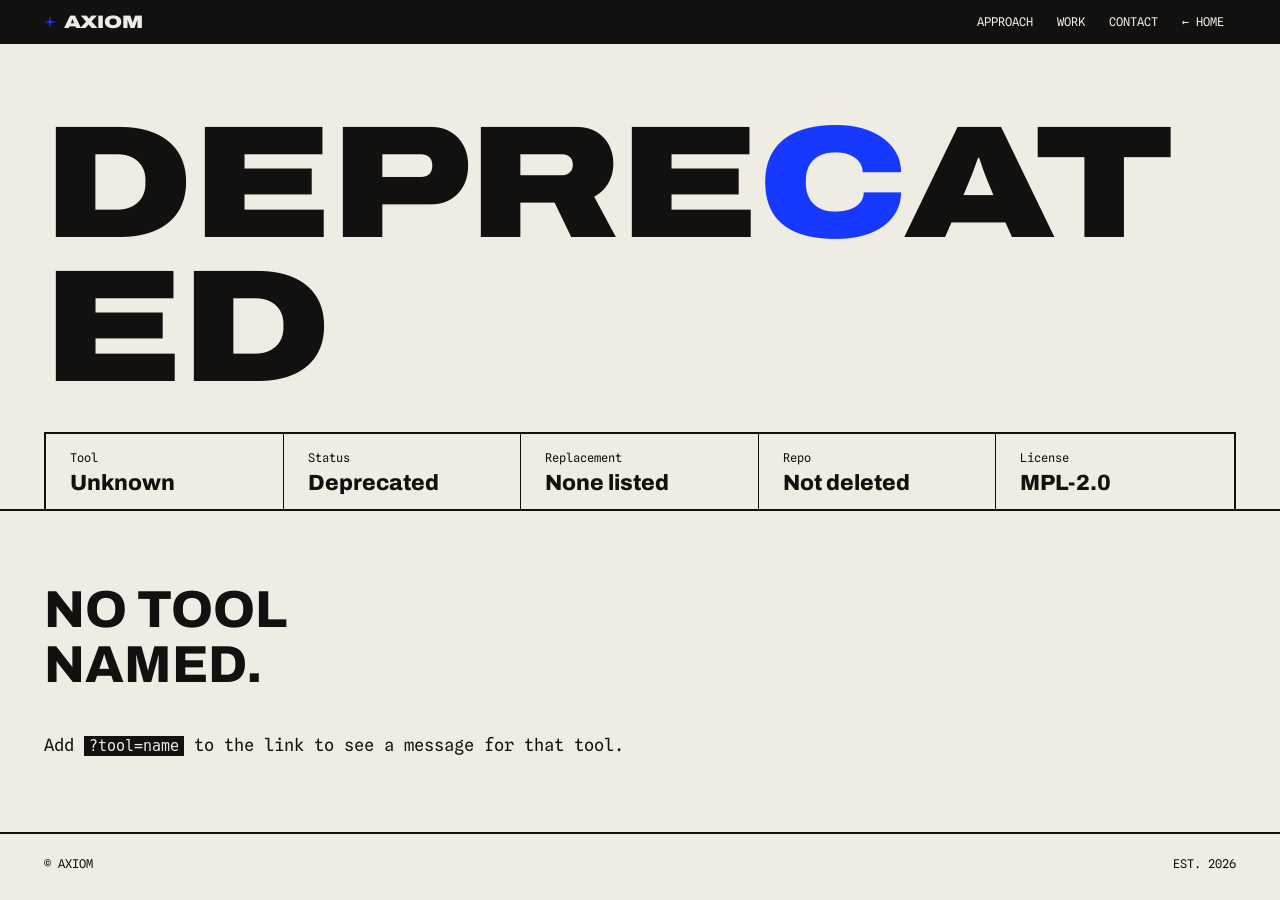
<file: deprecated.html>
<!doctype html>
<html lang="en">
<head>
<meta charset="utf-8">
<meta name="viewport" content="width=device-width, initial-scale=1">
<meta name="robots" content="noindex">
<title>Deprecated: Axiom</title>
<meta name="description" content="A tool on Axiom has been deprecated.">
<link rel="icon" type="image/svg+xml" href="data:image/svg+xml,%3Csvg xmlns='http://www.w3.org/2000/svg' viewBox='-1 -1 2 2'%3E%3Cpath d='M0,-1 C.05,-.28 .28,-.05 1,0 C.28,.05 .05,.28 0,1 C-.05,.28 -.28,.05 -1,0 C-.28,-.05 -.05,-.28 0,-1Z' fill='%23f2f2f2'/%3E%3C/svg%3E">
<link rel="preconnect" href="https://fonts.googleapis.com">
<link rel="preconnect" href="https://fonts.gstatic.com" crossorigin>
<link href="https://fonts.googleapis.com/css2?family=Archivo:wdth,wght@100..125,600..900&family=Spline+Sans+Mono:wght@400;600&display=swap" rel="stylesheet">
<style>
:root{--paper:#efece3;--ink:#121110;--sig:#1638ff;--soft:#5d5a53;--d:"Archivo",sans-serif;--m:"Spline Sans Mono",monospace}
*{box-sizing:border-box;margin:0}
html{scroll-behavior:smooth;scroll-padding-top:68px}
body{background:var(--paper);color:var(--ink);font:15px/1.6 var(--m);-webkit-font-smoothing:antialiased}
::selection{background:var(--sig);color:var(--paper)}
a{color:inherit}
a:focus-visible{outline:3px solid var(--sig);outline-offset:4px}
.c{max-width:1240px;margin:0 auto;padding:0 24px}

header{position:sticky;top:0;z-index:9;background:var(--ink);color:var(--paper)}
header .c{display:flex;justify-content:space-between;align-items:center;height:44px;gap:16px}
.brand{font:900 18px var(--d);font-stretch:125%;text-transform:uppercase;text-decoration:none;display:flex;gap:8px;align-items:center;flex-shrink:0}
.brand i{width:12px;height:12px;background:var(--sig);clip-path:polygon(50% 0,58% 42%,100% 50%,58% 58%,50% 100%,42% 58%,0 50%,42% 42%)}
nav{display:flex;overflow-x:auto;min-width:0;scrollbar-width:none}
nav a{font-size:12px;text-transform:uppercase;text-decoration:none;padding:0 12px;line-height:44px;white-space:nowrap}
nav a:hover{background:var(--sig)}

.hero{border-bottom:2px solid var(--ink);padding:40px 0 0}
h1{font:900 160px/.9 var(--d);font-stretch:125%;text-transform:uppercase;margin:28px 0 32px;overflow-wrap:anywhere}
h1 em{font-style:normal;color:var(--sig)}
.meta{display:grid;grid-template-columns:repeat(5,minmax(0,1fr));border:2px solid var(--ink);border-bottom:0}
.meta div{padding:14px 24px;border-right:1px solid var(--ink);font-size:12px}
.meta div:last-child{border:0}
.meta b{display:block;font:800 22px var(--d);margin-top:4px;overflow-wrap:anywhere}

section{padding:72px 0;border-bottom:2px solid var(--ink);scroll-margin-top:16px}
.head{display:grid;grid-template-columns:minmax(0,1fr) minmax(0,2fr);gap:24px;margin-bottom:40px;align-items:end}
.head>*,.p,.meta div{min-width:0}
h2{font:800 52px/1.05 var(--d);text-transform:uppercase}

.list{display:grid;grid-template-columns:repeat(4,minmax(0,1fr));border:2px solid var(--ink);background:var(--ink);gap:2px}
.p{background:var(--paper);padding:24px;transition:background .15s,color .15s}
.p:hover{background:var(--sig);color:var(--paper)}
.p:hover p,.p:hover b{color:var(--paper)}
.p:hover code{background:var(--paper);color:var(--ink)}
.p b{font:900 56px/1 var(--d);color:var(--sig);display:block;margin-bottom:28px}
.p h3{font:800 20px var(--d);text-transform:uppercase;margin-bottom:6px}
.p p{color:var(--soft);overflow-wrap:anywhere}

.prose{max-width:760px;font-size:17px;overflow-wrap:anywhere}
.prose p+p{margin-top:14px}
.note{font-size:12px;color:var(--soft)}
pre{background:var(--ink);color:var(--paper);padding:24px;overflow-x:auto;max-width:100%;overscroll-behavior-x:contain;font:13px/1.8 var(--m);margin:32px 0 10px}
code{background:var(--ink);color:var(--paper);padding:1px 5px;font-size:.88em}
pre code{background:none;padding:0}

.rows{border-top:2px solid var(--ink)}
.rows div{display:grid;grid-template-columns:220px 1fr;gap:20px;padding:16px 0;border-bottom:1px solid var(--ink)}
.rows dt{font:800 15px var(--d);text-transform:uppercase}
.rows dd{min-width:0;overflow-wrap:anywhere}

.scroll{overflow-x:auto;max-width:100%;overscroll-behavior-x:contain}
table{width:100%;border-collapse:collapse;border:2px solid var(--ink);table-layout:fixed}
th{text-align:left;font-size:12px;text-transform:uppercase;background:var(--ink);color:var(--paper);padding:10px 14px}
td{padding:14px;border-top:1px solid var(--ink);vertical-align:top}
th,td{overflow-wrap:anywhere}
td:first-child{font:800 15px var(--d);text-transform:uppercase;width:22%}
td code{white-space:normal;box-decoration-break:clone}

.cta{display:inline-block;font:900 40px var(--d);text-transform:uppercase;text-decoration:none;background:var(--ink);color:var(--paper);padding:12px 20px;overflow-wrap:anywhere;max-width:100%}
.cta:hover{background:var(--sig)}

footer{padding:20px 0;font-size:12px;text-transform:uppercase}
footer .c{display:flex;justify-content:space-between;gap:12px}

@media(min-width:721px) and (max-width:1100px){
 .meta div{padding:14px}
 .meta b{font-size:18px}
 h1{font-size:120px}
 h2{font-size:40px}
 .list{grid-template-columns:repeat(2,minmax(0,1fr))}
}
@media(max-width:720px){
 html{scroll-padding-top:108px}
 .c{padding:0 20px}
 header .c{height:auto;min-height:44px;flex-wrap:wrap;gap:0;padding-top:10px}
 nav{width:100%;margin-top:6px;scrollbar-width:thin}
 nav a{padding:0 10px;line-height:40px}
 nav a:first-child{padding-left:0}
 .hero{padding-top:28px}
 h1{font-size:80px;margin:24px 0;word-break:normal;white-space:nowrap}
 h2{font-size:32px}
 .meta{grid-template-columns:repeat(2,minmax(0,1fr))}
 .meta div{padding:14px 16px}
 .meta div:nth-child(even){border-right:0}
 .meta div:not(:last-child){border-bottom:1px solid var(--ink)}
 .meta div:last-child{grid-column:1/-1}
 section{padding:44px 0}
 .head{grid-template-columns:1fr;gap:16px;margin-bottom:28px}
 .list{grid-template-columns:1fr}
 .rows div{grid-template-columns:1fr;gap:4px}
 .prose{font-size:15px}
 pre{padding:20px;font-size:12px}
 th,td{padding:10px;font-size:12px}
 .cta{font-size:24px;padding:12px}
 footer .c{flex-wrap:wrap}
}
@media(max-width:400px){
 h1{font-size:52px}
 .cta{font-size:20px}
}
@media(prefers-reduced-motion:reduce){
 html{scroll-behavior:auto}
 *{transition:none!important}
}
</style>
</head>
<body>
<header>
  <div class="c">
    <a class="brand" href="/"><i></i>Axiom</a>
    <nav>
      <a href="/#approach">Approach</a>
      <a href="/#work">Work</a>
      <a href="/#contact">Contact</a>
      <a href="/">← Home</a>
    </nav>
  </div>
</header>

<div class="hero">
  <div class="c">
    <h1>Depre<em>c</em>ated</h1>
    <div class="meta">
      <div>Tool<b id="m-tool">Unknown</b></div>
      <div>Status<b>Deprecated</b></div>
      <div>Replacement<b id="m-repl">None listed</b></div>
      <div>Repo<b>Not deleted</b></div>
      <div>License<b>MPL-2.0</b></div>
    </div>
  </div>
</div>

<section id="message">
  <div class="c">
    <div class="head"><h2 id="msg-title">No tool named.</h2></div>
    <div class="prose">
      <p id="msg-body">Add <code>?tool=name</code> to the link to see a message for that tool.</p>
      <p id="msg-extra" hidden></p>
    </div>
  </div>
</section>

<footer>
  <div class="c">
    <span>© Axiom</span>
    <span>Est. 2026</span>
  </div>
</footer>

<script>
(function () {
  var known = {
    jiggle: {
      name: "Jiggle",
      replacement: "Poly",
      replacementUrl: "poly.html",
      body: "Jiggle has been deprecated in favor of Poly.",
      extra: "The Jiggle repo has been archived. The code and history stay public."
    }
  };

  var raw = new URLSearchParams(window.location.search).get("tool") || "";
  var key = raw.trim().slice(0, 64);
  var id = key.toLowerCase();
  var entry = known[id];

  function set(el, text) {
    el.textContent = text;
  }

  if (!key) return;

  var name = entry ? entry.name : key;
  document.title = "Deprecated: " + name + " · Axiom";
  set(document.getElementById("m-tool"), name);

  if (entry) {
    set(document.getElementById("m-repl"), entry.replacement);
    set(document.getElementById("msg-title"), name + " is deprecated.");
    set(document.getElementById("msg-body"), entry.body + " ");
    var link = document.createElement("a");
    link.href = entry.replacementUrl;
    link.textContent = entry.replacement;
    document.getElementById("msg-body").appendChild(link);
    document.getElementById("msg-body").appendChild(document.createTextNode("."));
    var extra = document.getElementById("msg-extra");
    set(extra, entry.extra);
    extra.hidden = false;
  } else {
    set(document.getElementById("msg-title"), name + " is deprecated.");
    set(document.getElementById("msg-body"), "This tool is no longer being developed. Check the Axiom home page for the tools that are still active.");
  }
})();
</script>
</body>
</html>
</file>
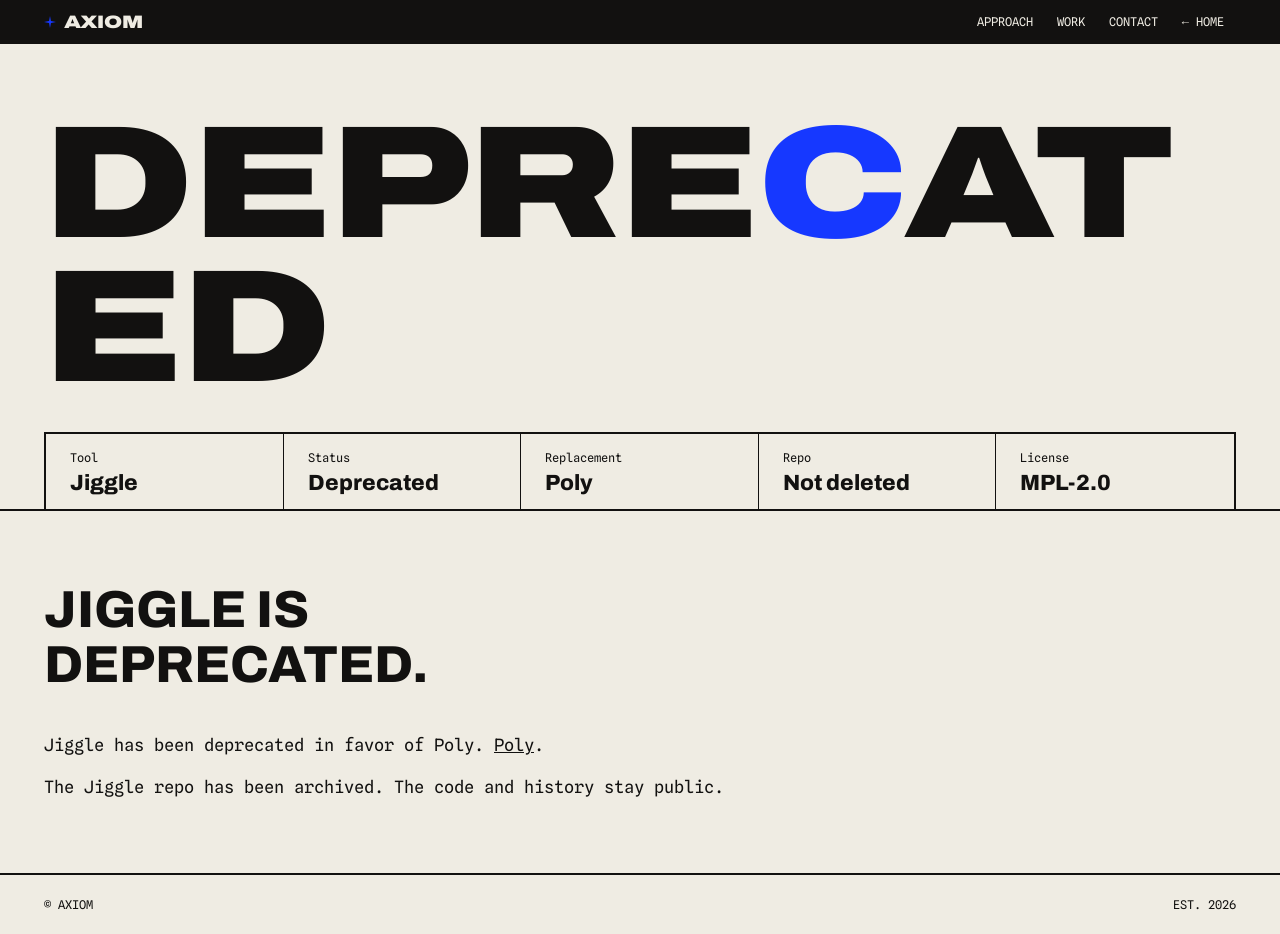
<file: jiggle.html>
<!doctype html>
<html lang="en">
<head>
<meta charset="utf-8">
<meta name="viewport" content="width=device-width, initial-scale=1">
<meta name="robots" content="noindex">
<title>Jiggle: deprecated</title>
<link rel="canonical" href="deprecated.html?tool=jiggle">
<meta http-equiv="refresh" content="0; url=deprecated.html?tool=jiggle">
</head>
<body>
<p>Jiggle has been deprecated in favor of Poly. <a href="deprecated.html?tool=jiggle">Continue</a>.</p>
<script>window.location.replace("deprecated.html?tool=jiggle");</script>
</body>
</html>
</file>
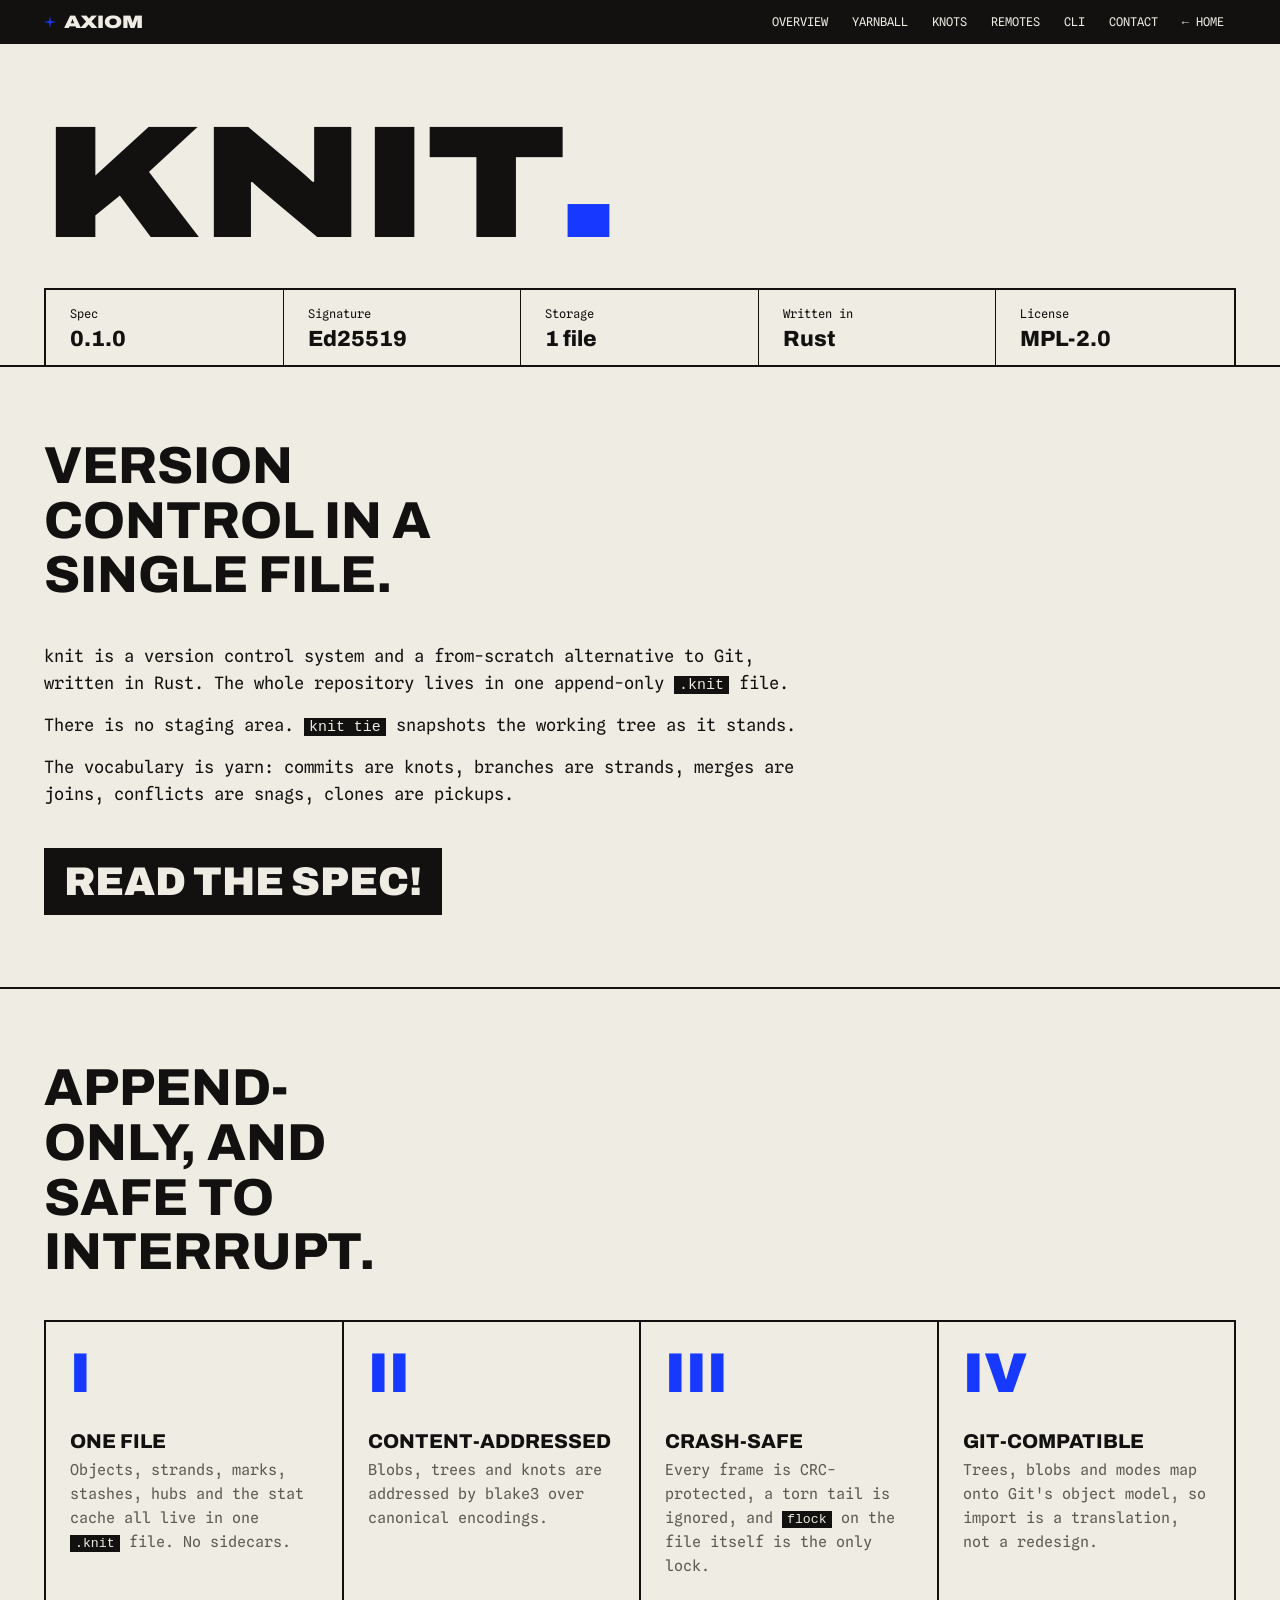
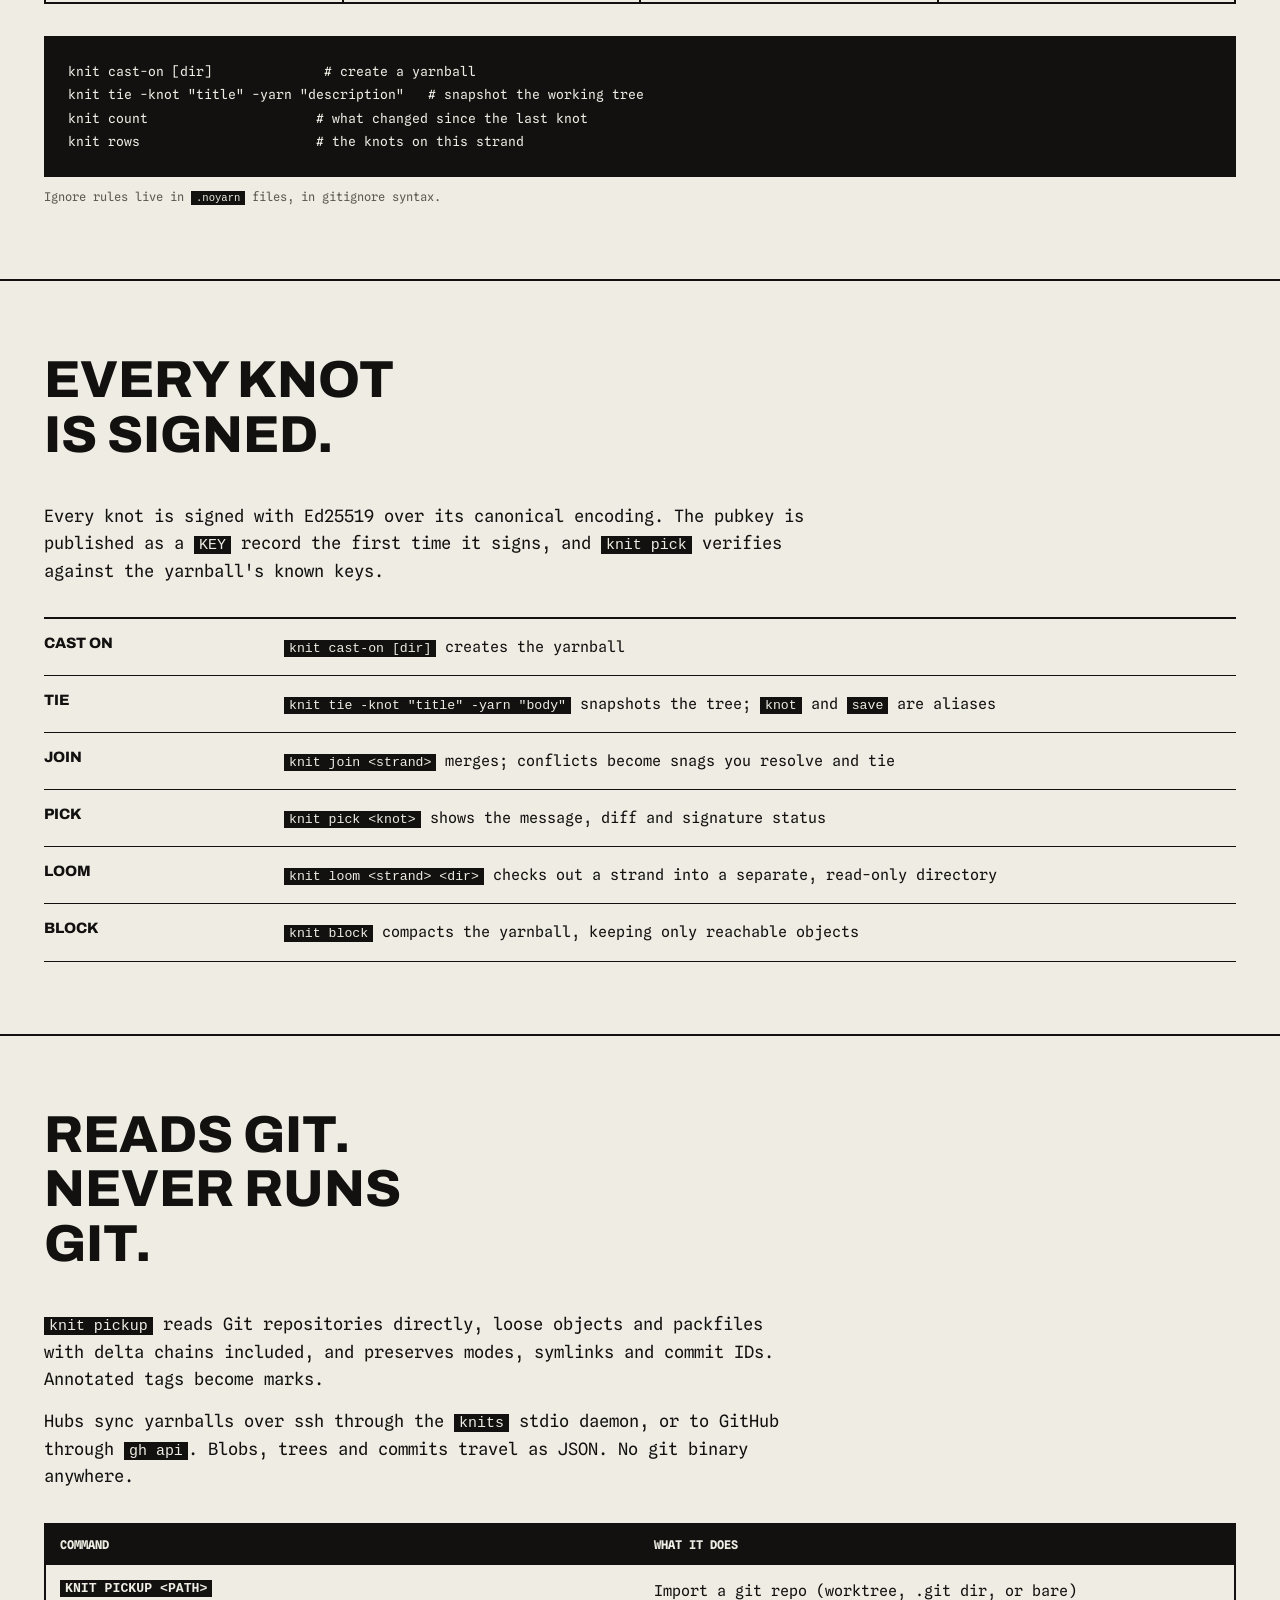
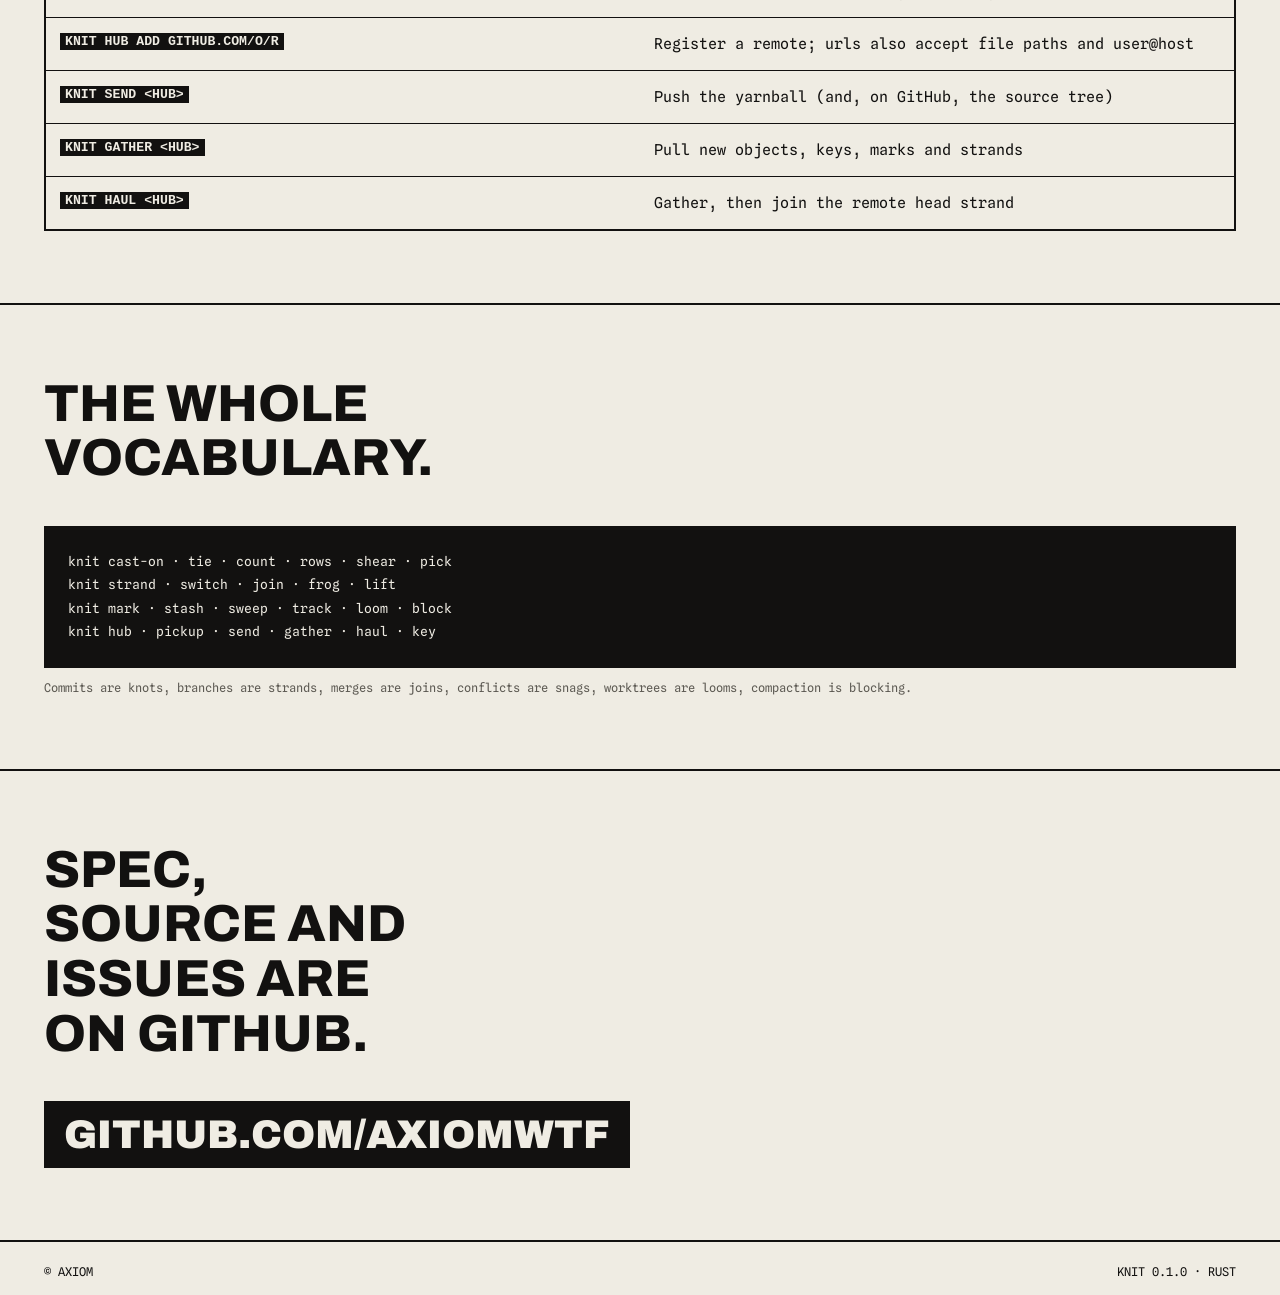
<file: knit.html>
<!doctype html>
<html lang="en">
<head>
<meta charset="utf-8">
<meta name="viewport" content="width=device-width, initial-scale=1">
<title>knit: version control, one file</title>
<meta name="description" content="knit is a version control system written in Rust. The whole repository is a single .knit file, and every knot is signed.">
<meta property="og:title" content="knit: version control, one file">
<meta property="og:description" content="knit is a version control system written in Rust. The whole repository is a single .knit file, and every knot is signed.">
<meta property="og:type" content="website">
<meta name="twitter:card" content="summary">
<link rel="icon" type="image/svg+xml" href="data:image/svg+xml,%3Csvg xmlns='http://www.w3.org/2000/svg' viewBox='-1 -1 2 2'%3E%3Cpath d='M0,-1 C.05,-.28 .28,-.05 1,0 C.28,.05 .05,.28 0,1 C-.05,.28 -.28,.05 -1,0 C-.28,-.05 -.05,-.28 0,-1Z' fill='%23f2f2f2'/%3E%3C/svg%3E">
<link rel="preconnect" href="https://fonts.googleapis.com">
<link rel="preconnect" href="https://fonts.gstatic.com" crossorigin>
<link href="https://fonts.googleapis.com/css2?family=Archivo:wdth,wght@100..125,600..900&family=Spline+Sans+Mono:wght@400;600&display=swap" rel="stylesheet">
<style>
:root{--paper:#efece3;--ink:#121110;--sig:#1638ff;--soft:#5d5a53;--d:"Archivo",sans-serif;--m:"Spline Sans Mono",monospace}
*{box-sizing:border-box;margin:0}
html{scroll-behavior:smooth;scroll-padding-top:68px}
body{background:var(--paper);color:var(--ink);font:15px/1.6 var(--m);-webkit-font-smoothing:antialiased}
::selection{background:var(--sig);color:var(--paper)}
a{color:inherit}
a:focus-visible{outline:3px solid var(--sig);outline-offset:4px}
.c{max-width:1240px;margin:0 auto;padding:0 24px}

header{position:sticky;top:0;z-index:9;background:var(--ink);color:var(--paper)}
header .c{display:flex;justify-content:space-between;align-items:center;height:44px;gap:16px}
.brand{font:900 18px var(--d);font-stretch:125%;text-transform:uppercase;text-decoration:none;display:flex;gap:8px;align-items:center;flex-shrink:0}
.brand i{width:12px;height:12px;background:var(--sig);clip-path:polygon(50% 0,58% 42%,100% 50%,58% 58%,50% 100%,42% 58%,0 50%,42% 42%)}
nav{display:flex;overflow-x:auto;min-width:0;scrollbar-width:none}
nav a{font-size:12px;text-transform:uppercase;text-decoration:none;padding:0 12px;line-height:44px;white-space:nowrap}
nav a:hover{background:var(--sig)}

.hero{border-bottom:2px solid var(--ink);padding:40px 0 0}
h1{font:900 160px/.9 var(--d);font-stretch:125%;text-transform:uppercase;margin:28px 0 32px;overflow-wrap:anywhere}
h1 em{font-style:normal;color:var(--sig)}
.meta{display:grid;grid-template-columns:repeat(5,minmax(0,1fr));border:2px solid var(--ink);border-bottom:0}
.meta div{padding:14px 24px;border-right:1px solid var(--ink);font-size:12px}
.meta div:last-child{border:0}
.meta b{display:block;font:800 22px var(--d);margin-top:4px;overflow-wrap:anywhere}

section{padding:72px 0;border-bottom:2px solid var(--ink);scroll-margin-top:16px}
.head{display:grid;grid-template-columns:minmax(0,1fr) minmax(0,2fr);gap:24px;margin-bottom:40px;align-items:end}
.head>*,.p,.meta div{min-width:0}
h2{font:800 52px/1.05 var(--d);text-transform:uppercase}

.list{display:grid;grid-template-columns:repeat(4,minmax(0,1fr));border:2px solid var(--ink);background:var(--ink);gap:2px}
.p{background:var(--paper);padding:24px;transition:background .15s,color .15s}
.p:hover{background:var(--sig);color:var(--paper)}
.p:hover p,.p:hover b{color:var(--paper)}
.p:hover code{background:var(--paper);color:var(--ink)}
.p b{font:900 56px/1 var(--d);color:var(--sig);display:block;margin-bottom:28px}
.p h3{font:800 20px var(--d);text-transform:uppercase;margin-bottom:6px}
.p p{color:var(--soft);overflow-wrap:anywhere}

.prose{max-width:760px;font-size:17px;overflow-wrap:anywhere}
.prose p+p{margin-top:14px}
.note{font-size:12px;color:var(--soft)}
pre{background:var(--ink);color:var(--paper);padding:24px;overflow-x:auto;max-width:100%;overscroll-behavior-x:contain;font:13px/1.8 var(--m);margin:32px 0 10px}
code{background:var(--ink);color:var(--paper);padding:1px 5px;font-size:.88em}
pre code{background:none;padding:0}

.rows{border-top:2px solid var(--ink)}
.rows div{display:grid;grid-template-columns:220px 1fr;gap:20px;padding:16px 0;border-bottom:1px solid var(--ink)}
.rows dt{font:800 15px var(--d);text-transform:uppercase}
.rows dd{min-width:0;overflow-wrap:anywhere}

.scroll{overflow-x:auto;max-width:100%;overscroll-behavior-x:contain}
table{width:100%;border-collapse:collapse;border:2px solid var(--ink);table-layout:fixed}
th{text-align:left;font-size:12px;text-transform:uppercase;background:var(--ink);color:var(--paper);padding:10px 14px}
td{padding:14px;border-top:1px solid var(--ink);vertical-align:top}
th,td{overflow-wrap:anywhere}
td:first-child{font:800 15px var(--d);text-transform:uppercase;width:22%}
td code{white-space:normal;box-decoration-break:clone}

.cta{display:inline-block;font:900 40px var(--d);text-transform:uppercase;text-decoration:none;background:var(--ink);color:var(--paper);padding:12px 20px;overflow-wrap:anywhere;max-width:100%}
.cta:hover{background:var(--sig)}

footer{padding:20px 0;font-size:12px;text-transform:uppercase}
footer .c{display:flex;justify-content:space-between;gap:12px}

@media(min-width:721px) and (max-width:1100px){
 .meta div{padding:14px}
 .meta b{font-size:18px}
 h1{font-size:120px}
 h2{font-size:40px}
 .list{grid-template-columns:repeat(2,minmax(0,1fr))}
}
@media(max-width:720px){
 html{scroll-padding-top:108px}
 .c{padding:0 20px}
 header .c{height:auto;min-height:44px;flex-wrap:wrap;gap:0;padding-top:10px}
 nav{width:100%;margin-top:6px;scrollbar-width:thin}
 nav a{padding:0 10px;line-height:40px}
 nav a:first-child{padding-left:0}
 .hero{padding-top:28px}
 h1{font-size:80px;margin:24px 0;word-break:normal;white-space:nowrap}
 h2{font-size:32px}
 .meta{grid-template-columns:repeat(2,minmax(0,1fr))}
 .meta div{padding:14px 16px}
 .meta div:nth-child(even){border-right:0}
 .meta div:not(:last-child){border-bottom:1px solid var(--ink)}
 .meta div:last-child{grid-column:1/-1}
 section{padding:44px 0}
 .head{grid-template-columns:1fr;gap:16px;margin-bottom:28px}
 .list{grid-template-columns:1fr}
 .rows div{grid-template-columns:1fr;gap:4px}
 .prose{font-size:15px}
 pre{padding:20px;font-size:12px}
 th,td{padding:10px;font-size:12px}
 .cta{font-size:24px;padding:12px}
 footer .c{flex-wrap:wrap}
}
@media(max-width:400px){
 h1{font-size:52px}
 .cta{font-size:20px}
}
@media(prefers-reduced-motion:reduce){
 html{scroll-behavior:auto}
 *{transition:none!important}
}
</style>
</head>
<body>
<header>
  <div class="c">
    <a class="brand" href="/"><i></i>Axiom</a>
    <nav>
      <a href="#overview">Overview</a>
      <a href="#yarnball">Yarnball</a>
      <a href="#knots">Knots</a>
      <a href="#remotes">Remotes</a>
      <a href="#cli">CLI</a>
      <a href="#contact">Contact</a>
      <a href="/">← Home</a>
    </nav>
  </div>
</header>

<div class="hero">
  <div class="c">
    <h1>knit<em>.</em></h1>
    <div class="meta">
      <div>Spec<b>0.1.0</b></div>
      <div>Signature<b>Ed25519</b></div>
      <div>Storage<b>1 file</b></div>
      <div>Written in<b>Rust</b></div>
      <div>License<b>MPL-2.0</b></div>
    </div>
  </div>
</div>

<section id="overview">
  <div class="c">
    <div class="head"><h2>Version control in a single file.</h2></div>
    <div class="prose">
      <p>knit is a version control system and a from-scratch alternative to Git, written in Rust. The whole repository lives in one append-only <code>.knit</code> file.</p>
      <p>There is no staging area. <code>knit tie</code> snapshots the working tree as it stands.</p>
      <p>The vocabulary is yarn: commits are knots, branches are strands, merges are joins, conflicts are snags, clones are pickups.</p>
    </div>
    <div style="margin-top:40px"><a class="cta" href="knitspec.md" target="_blank" rel="noopener">Read the spec!</a></div>
  </div>
</section>

<section id="yarnball">
  <div class="c">
    <div class="head"><h2>Append-only, and safe to interrupt.</h2></div>
    <div class="list">
      <div class="p"><b>I</b><div><h3>One file</h3><p>Objects, strands, marks, stashes, hubs and the stat cache all live in one <code>.knit</code> file. No sidecars.</p></div></div>
      <div class="p"><b>II</b><div><h3>Content-addressed</h3><p>Blobs, trees and knots are addressed by blake3 over canonical encodings.</p></div></div>
      <div class="p"><b>III</b><div><h3>Crash-safe</h3><p>Every frame is CRC-protected, a torn tail is ignored, and <code>flock</code> on the file itself is the only lock.</p></div></div>
      <div class="p"><b>IV</b><div><h3>Git-compatible</h3><p>Trees, blobs and modes map onto Git's object model, so import is a translation, not a redesign.</p></div></div>
    </div>
<pre>knit cast-on [dir]              # create a yarnball
knit tie -knot "title" -yarn "description"   # snapshot the working tree
knit count                     # what changed since the last knot
knit rows                      # the knots on this strand</pre>
    <p class="note">Ignore rules live in <code>.noyarn</code> files, in gitignore syntax.</p>
  </div>
</section>

<section id="knots">
  <div class="c">
    <div class="head"><h2>Every knot is signed.</h2></div>
    <div class="prose" style="margin-bottom:32px">
      <p>Every knot is signed with Ed25519 over its canonical encoding. The pubkey is published as a <code>KEY</code> record the first time it signs, and <code>knit pick</code> verifies against the yarnball's known keys.</p>
    </div>
    <dl class="rows">
      <div><dt>Cast on</dt><dd><code>knit cast-on [dir]</code> creates the yarnball</dd></div>
      <div><dt>Tie</dt><dd><code>knit tie -knot "title" -yarn "body"</code> snapshots the tree; <code>knot</code> and <code>save</code> are aliases</dd></div>
      <div><dt>Join</dt><dd><code>knit join &lt;strand&gt;</code> merges; conflicts become snags you resolve and tie</dd></div>
      <div><dt>Pick</dt><dd><code>knit pick &lt;knot&gt;</code> shows the message, diff and signature status</dd></div>
      <div><dt>Loom</dt><dd><code>knit loom &lt;strand&gt; &lt;dir&gt;</code> checks out a strand into a separate, read-only directory</dd></div>
      <div><dt>Block</dt><dd><code>knit block</code> compacts the yarnball, keeping only reachable objects</dd></div>
    </dl>
  </div>
</section>

<section id="remotes">
  <div class="c">
    <div class="head"><h2>Reads Git. Never runs git.</h2></div>
    <div class="prose" style="margin-bottom:32px">
      <p><code>knit pickup</code> reads Git repositories directly, loose objects and packfiles with delta chains included, and preserves modes, symlinks and commit IDs. Annotated tags become marks.</p>
      <p>Hubs sync yarnballs over ssh through the <code>knits</code> stdio daemon, or to GitHub through <code>gh api</code>. Blobs, trees and commits travel as JSON. No git binary anywhere.</p>
    </div>
    <div class="scroll">
      <table>
        <thead><tr><th>Command</th><th>What it does</th></tr></thead>
        <tbody>
          <tr><td><code>knit pickup &lt;path&gt;</code></td><td>Import a git repo (worktree, .git dir, or bare)</td></tr>
          <tr><td><code>knit hub add github.com/o/r</code></td><td>Register a remote; urls also accept file paths and user@host</td></tr>
          <tr><td><code>knit send &lt;hub&gt;</code></td><td>Push the yarnball (and, on GitHub, the source tree)</td></tr>
          <tr><td><code>knit gather &lt;hub&gt;</code></td><td>Pull new objects, keys, marks and strands</td></tr>
          <tr><td><code>knit haul &lt;hub&gt;</code></td><td>Gather, then join the remote head strand</td></tr>
        </tbody>
      </table>
    </div>
  </div>
</section>

<section id="cli">
  <div class="c">
    <div class="head"><h2>The whole vocabulary.</h2></div>
<pre>knit cast-on · tie · count · rows · shear · pick
knit strand · switch · join · frog · lift
knit mark · stash · sweep · track · loom · block
knit hub · pickup · send · gather · haul · key</pre>
    <p class="note">Commits are knots, branches are strands, merges are joins, conflicts are snags, worktrees are looms, compaction is blocking.</p>
  </div>
</section>

<section id="contact">
  <div class="c">
    <div class="head"><h2>Spec, source and issues are on GitHub.</h2></div>
    <a class="cta" href="https://github.com/axiomwtf">github.com/axiomwtf</a>
  </div>
</section>

<footer>
  <div class="c">
    <span>© Axiom</span>
    <span>knit 0.1.0 · Rust</span>
  </div>
</footer>
</body>
</html>
</file>
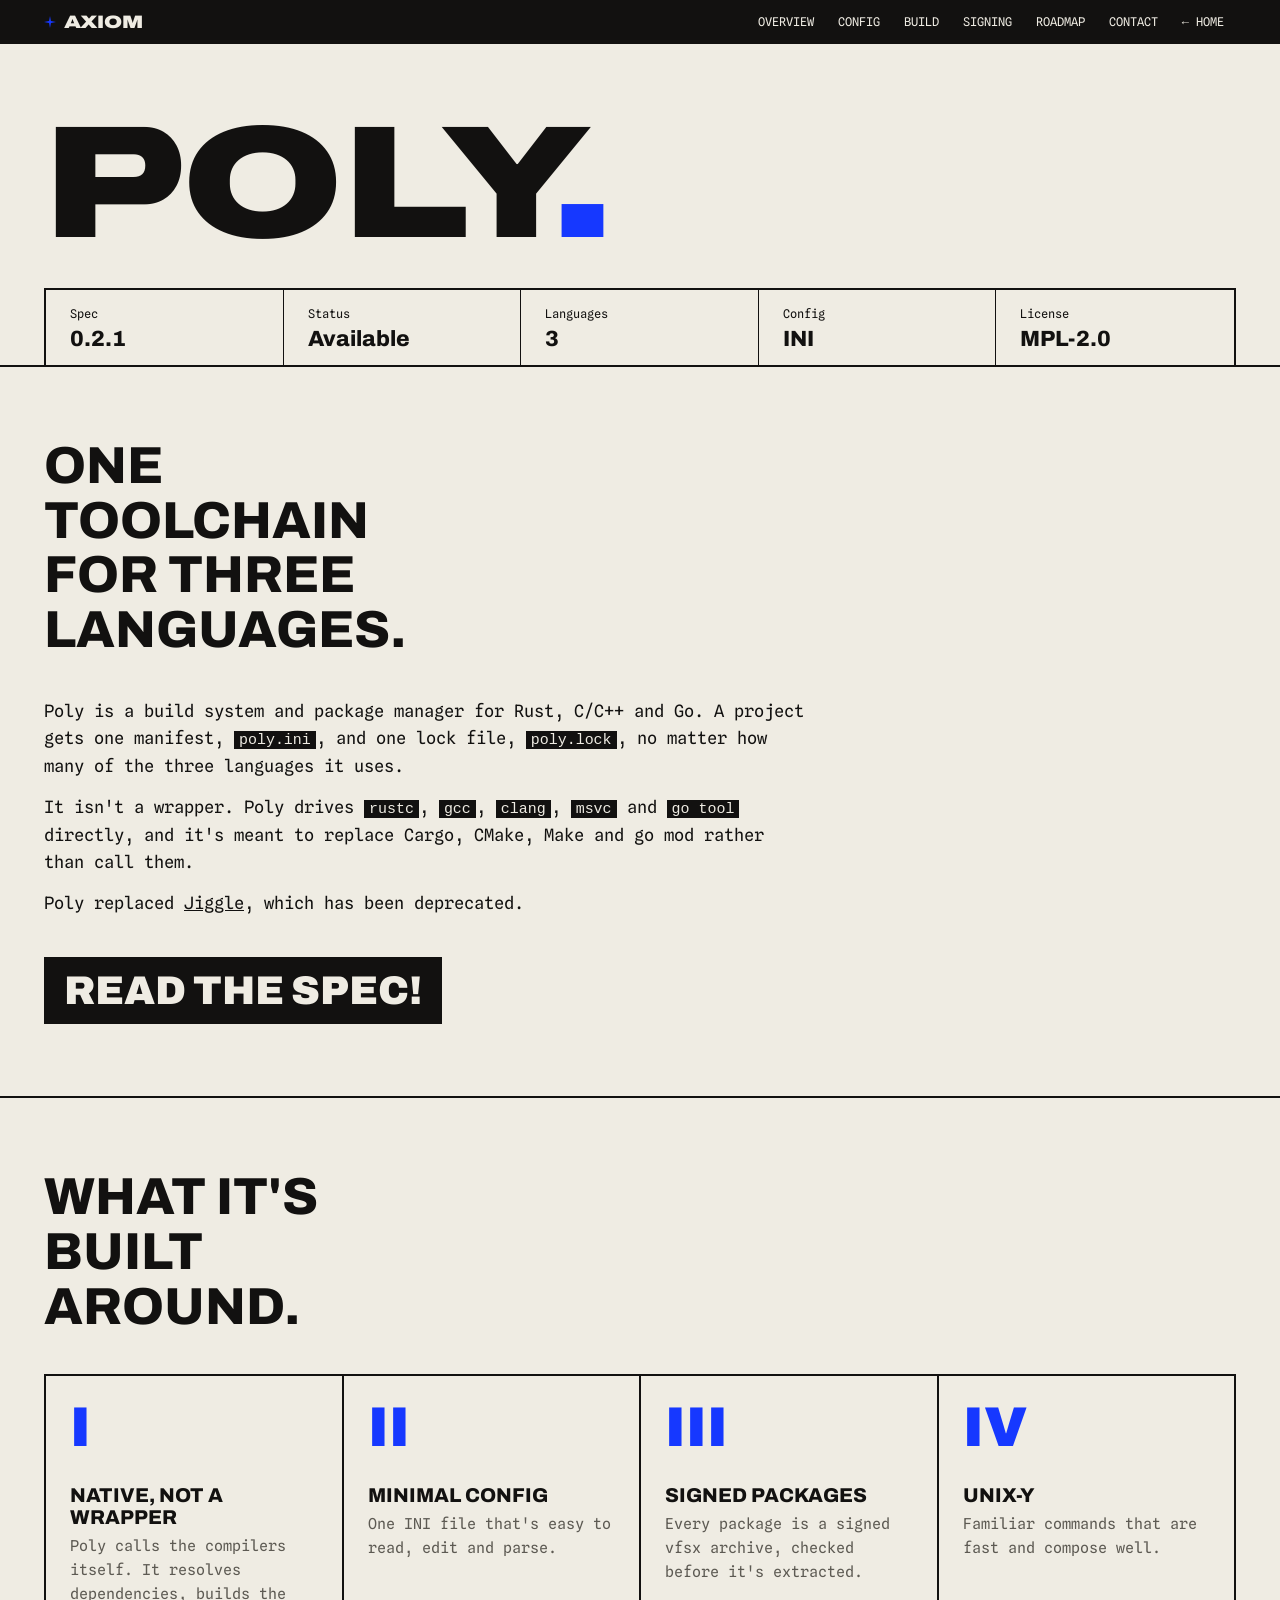
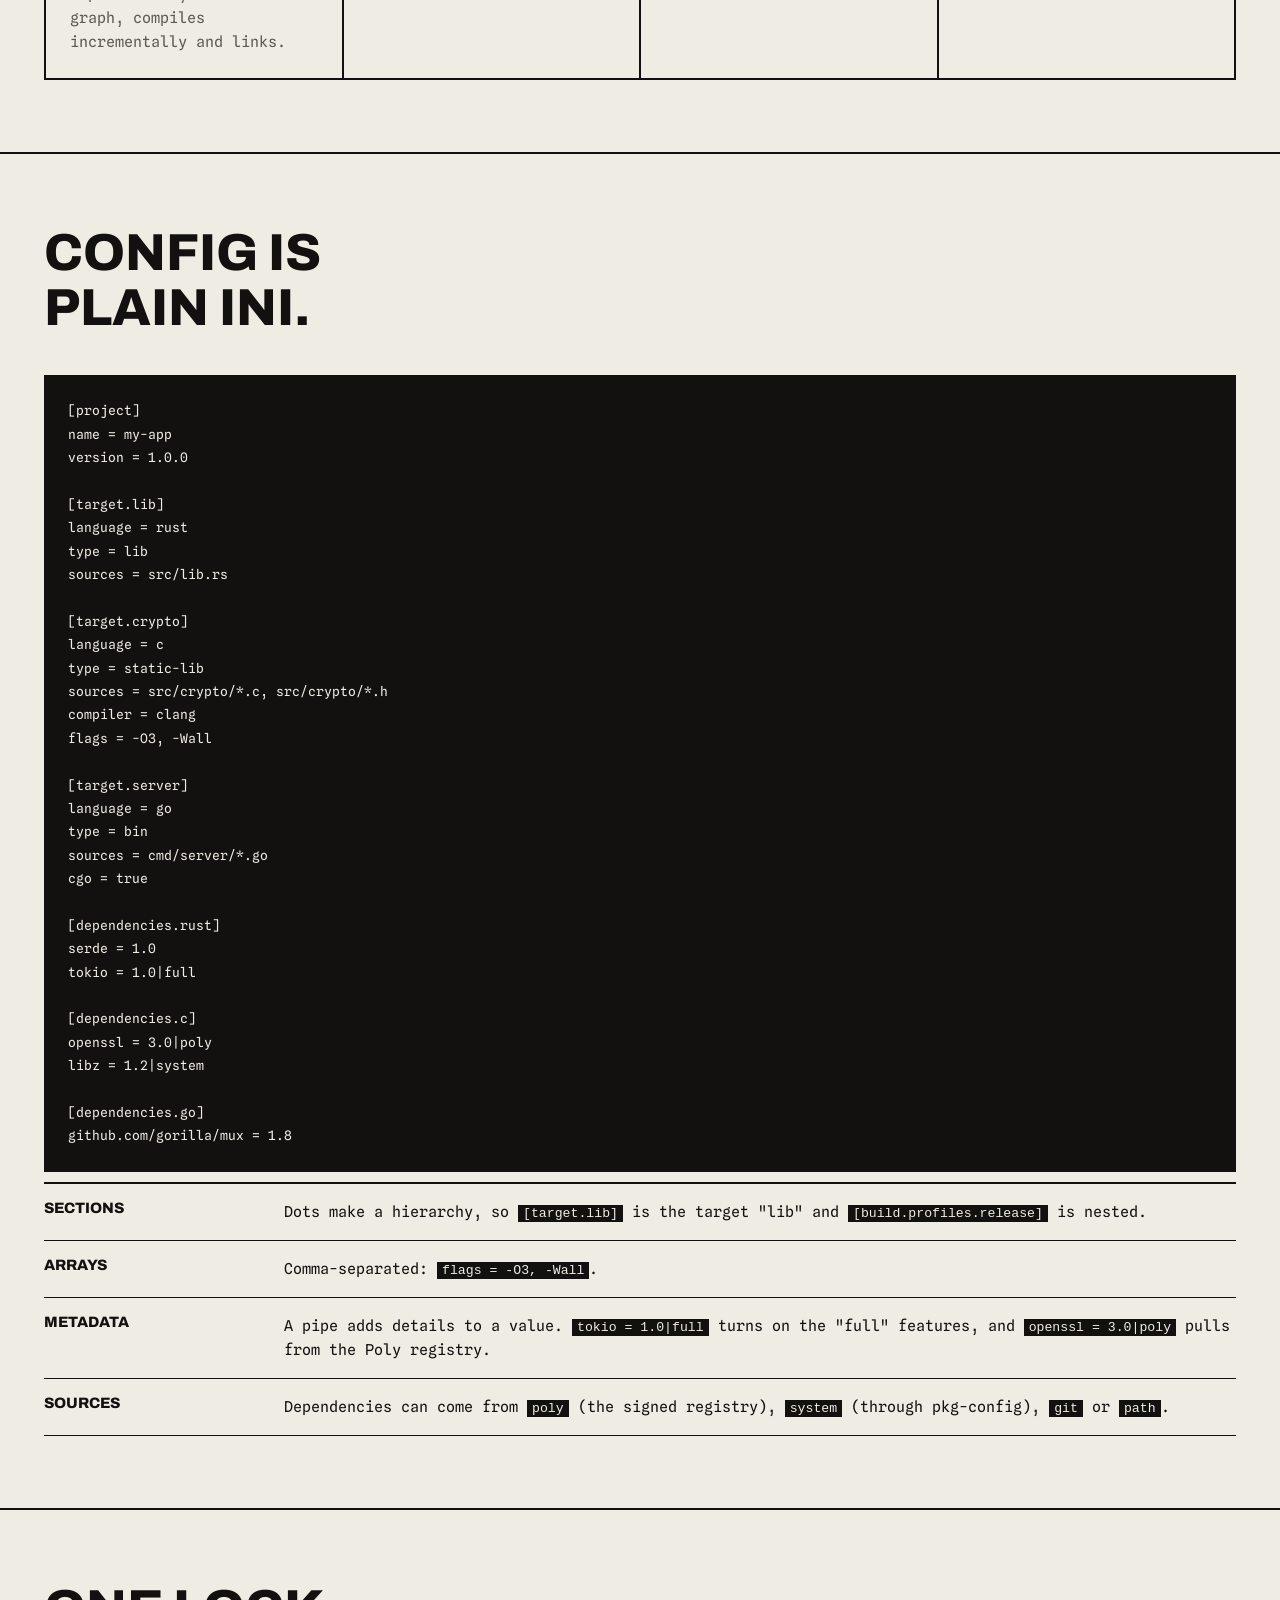
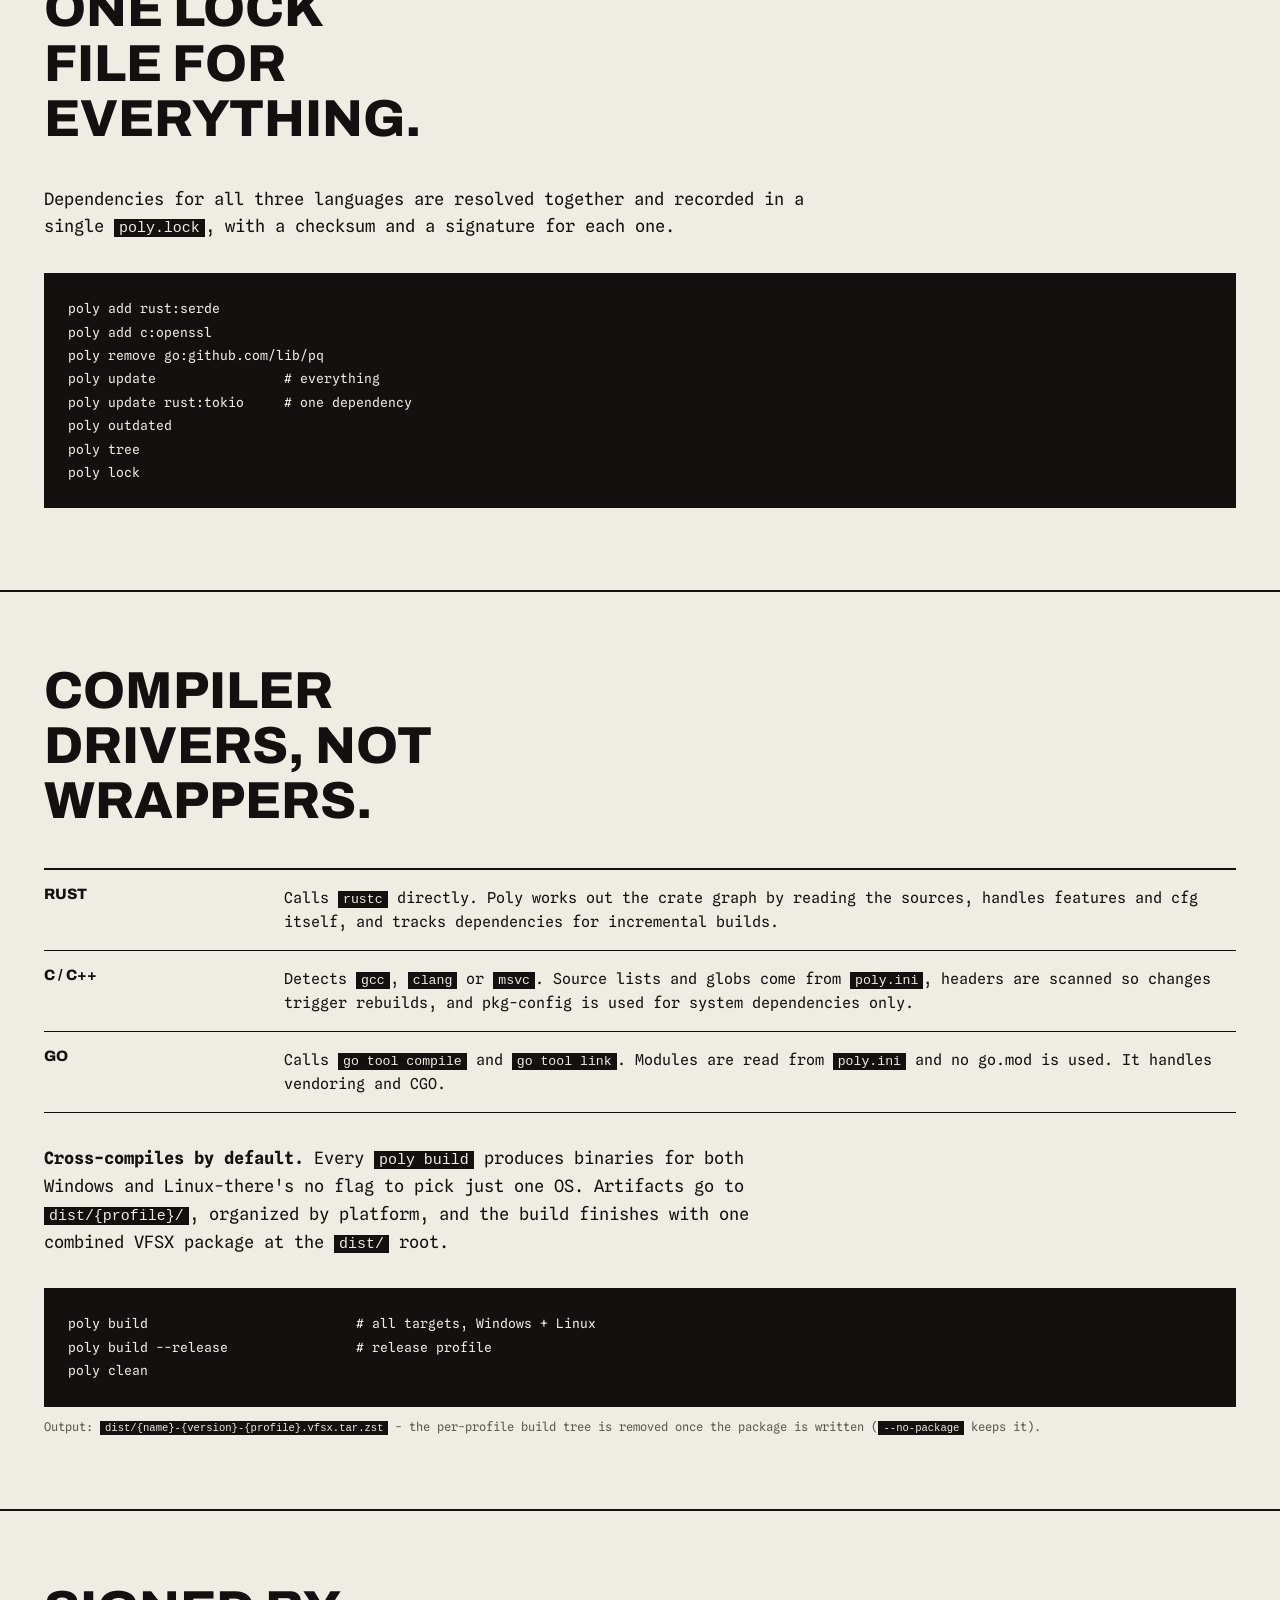
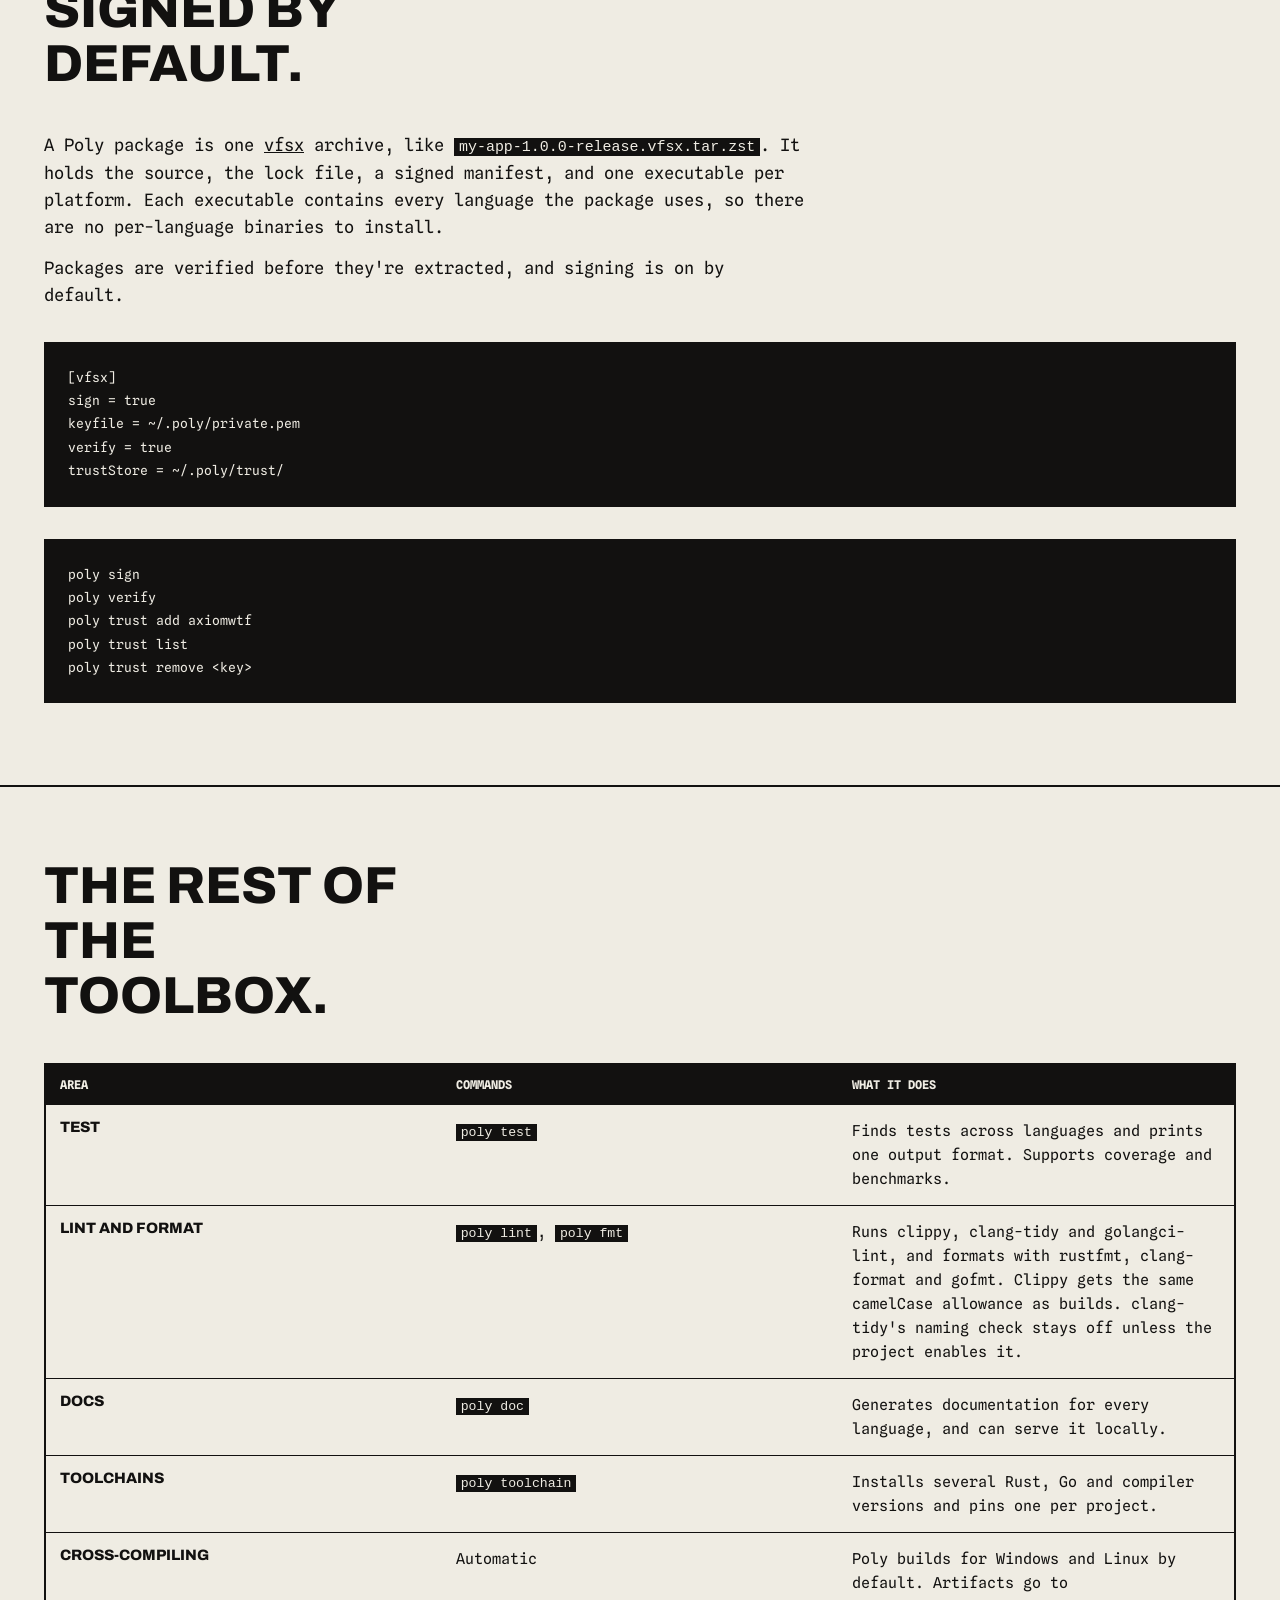
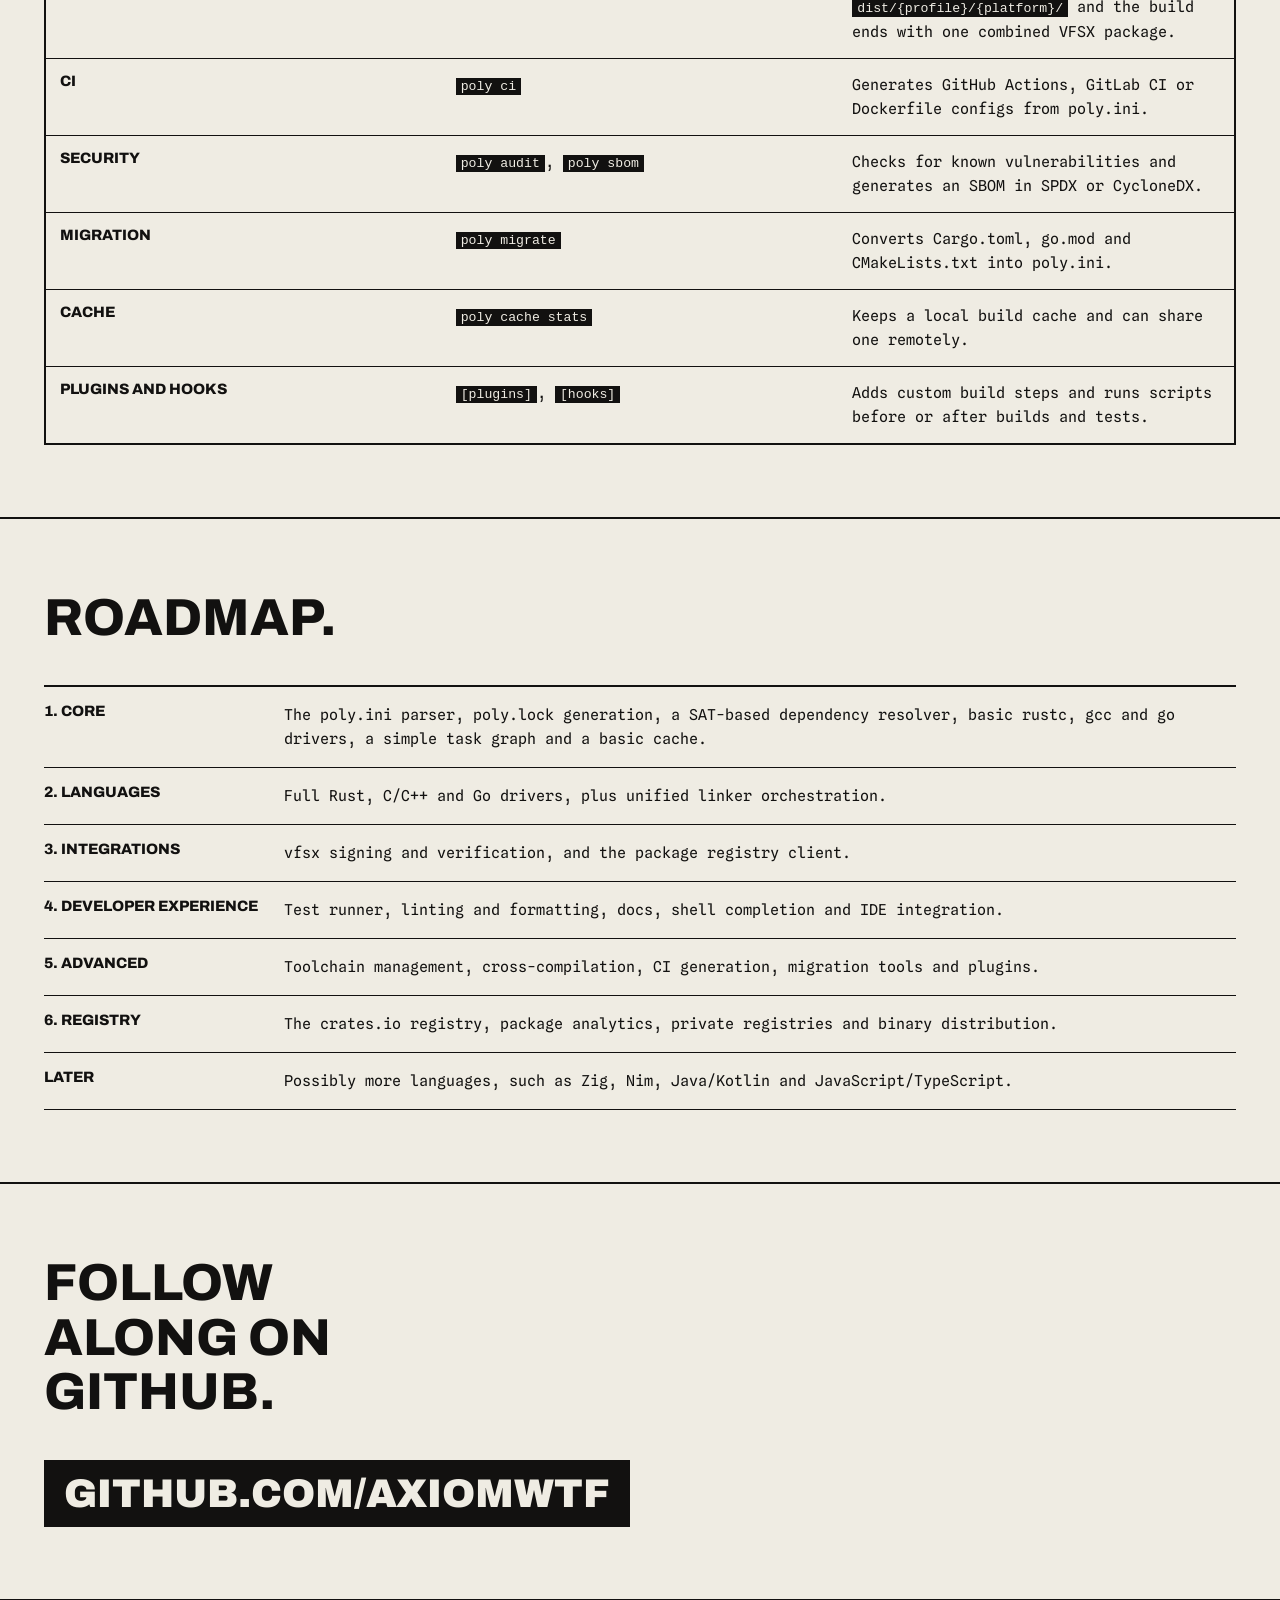
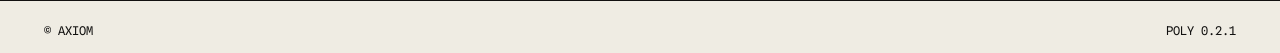
<file: poly.html>
<!doctype html>
<html lang="en">
<head>
<meta charset="utf-8">
<meta name="viewport" content="width=device-width, initial-scale=1">
<title>Poly: one build system for Rust, C/C++ and Go</title>
<meta name="description" content="Poly is a build system and package manager for Rust, C/C++ and Go, with one manifest, one lock file and signed packages.">
<meta property="og:title" content="Poly: one build system for Rust, C/C++ and Go">
<meta property="og:description" content="Poly is a build system and package manager for Rust, C/C++ and Go, with one manifest, one lock file and signed packages.">
<meta property="og:type" content="website">
<meta name="twitter:card" content="summary">
<link rel="icon" type="image/svg+xml" href="data:image/svg+xml,%3Csvg xmlns='http://www.w3.org/2000/svg' viewBox='-1 -1 2 2'%3E%3Cpath d='M0,-1 C.05,-.28 .28,-.05 1,0 C.28,.05 .05,.28 0,1 C-.05,.28 -.28,.05 -1,0 C-.28,-.05 -.05,-.28 0,-1Z' fill='%23f2f2f2'/%3E%3C/svg%3E">
<link rel="preconnect" href="https://fonts.googleapis.com">
<link rel="preconnect" href="https://fonts.gstatic.com" crossorigin>
<link href="https://fonts.googleapis.com/css2?family=Archivo:wdth,wght@100..125,600..900&family=Spline+Sans+Mono:wght@400;600&display=swap" rel="stylesheet">
<style>
:root{--paper:#efece3;--ink:#121110;--sig:#1638ff;--soft:#5d5a53;--d:"Archivo",sans-serif;--m:"Spline Sans Mono",monospace}
*{box-sizing:border-box;margin:0}
html{scroll-behavior:smooth;scroll-padding-top:68px}
body{background:var(--paper);color:var(--ink);font:15px/1.6 var(--m);-webkit-font-smoothing:antialiased}
::selection{background:var(--sig);color:var(--paper)}
a{color:inherit}
a:focus-visible{outline:3px solid var(--sig);outline-offset:4px}
.c{max-width:1240px;margin:0 auto;padding:0 24px}

header{position:sticky;top:0;z-index:9;background:var(--ink);color:var(--paper)}
header .c{display:flex;justify-content:space-between;align-items:center;height:44px;gap:16px}
.brand{font:900 18px var(--d);font-stretch:125%;text-transform:uppercase;text-decoration:none;display:flex;gap:8px;align-items:center;flex-shrink:0}
.brand i{width:12px;height:12px;background:var(--sig);clip-path:polygon(50% 0,58% 42%,100% 50%,58% 58%,50% 100%,42% 58%,0 50%,42% 42%)}
nav{display:flex;overflow-x:auto;min-width:0;scrollbar-width:none}
nav a{font-size:12px;text-transform:uppercase;text-decoration:none;padding:0 12px;line-height:44px;white-space:nowrap}
nav a:hover{background:var(--sig)}

.hero{border-bottom:2px solid var(--ink);padding:40px 0 0}
h1{font:900 160px/.9 var(--d);font-stretch:125%;text-transform:uppercase;margin:28px 0 32px;overflow-wrap:anywhere}
h1 em{font-style:normal;color:var(--sig)}
.meta{display:grid;grid-template-columns:repeat(5,minmax(0,1fr));border:2px solid var(--ink);border-bottom:0}
.meta div{padding:14px 24px;border-right:1px solid var(--ink);font-size:12px}
.meta div:last-child{border:0}
.meta b{display:block;font:800 22px var(--d);margin-top:4px;overflow-wrap:anywhere}

section{padding:72px 0;border-bottom:2px solid var(--ink);scroll-margin-top:16px}
.head{display:grid;grid-template-columns:minmax(0,1fr) minmax(0,2fr);gap:24px;margin-bottom:40px;align-items:end}
.head>*,.p,.meta div{min-width:0}
h2{font:800 52px/1.05 var(--d);text-transform:uppercase}

.list{display:grid;grid-template-columns:repeat(4,minmax(0,1fr));border:2px solid var(--ink);background:var(--ink);gap:2px}
.p{background:var(--paper);padding:24px;transition:background .15s,color .15s}
.p:hover{background:var(--sig);color:var(--paper)}
.p:hover p,.p:hover b{color:var(--paper)}
.p:hover code{background:var(--paper);color:var(--ink)}
.p b{font:900 56px/1 var(--d);color:var(--sig);display:block;margin-bottom:28px}
.p h3{font:800 20px var(--d);text-transform:uppercase;margin-bottom:6px}
.p p{color:var(--soft);overflow-wrap:anywhere}

.prose{max-width:760px;font-size:17px;overflow-wrap:anywhere}
.prose p+p{margin-top:14px}
.note{font-size:12px;color:var(--soft)}
pre{background:var(--ink);color:var(--paper);padding:24px;overflow-x:auto;max-width:100%;overscroll-behavior-x:contain;font:13px/1.8 var(--m);margin:32px 0 10px}
code{background:var(--ink);color:var(--paper);padding:1px 5px;font-size:.88em}
pre code{background:none;padding:0}

.rows{border-top:2px solid var(--ink)}
.rows div{display:grid;grid-template-columns:220px 1fr;gap:20px;padding:16px 0;border-bottom:1px solid var(--ink)}
.rows dt{font:800 15px var(--d);text-transform:uppercase}
.rows dd{min-width:0;overflow-wrap:anywhere}

.scroll{overflow-x:auto;max-width:100%;overscroll-behavior-x:contain}
table{width:100%;border-collapse:collapse;border:2px solid var(--ink);table-layout:fixed}
th{text-align:left;font-size:12px;text-transform:uppercase;background:var(--ink);color:var(--paper);padding:10px 14px}
td{padding:14px;border-top:1px solid var(--ink);vertical-align:top}
th,td{overflow-wrap:anywhere}
td:first-child{font:800 15px var(--d);text-transform:uppercase;width:22%}
td code{white-space:normal;box-decoration-break:clone}

.cta{display:inline-block;font:900 40px var(--d);text-transform:uppercase;text-decoration:none;background:var(--ink);color:var(--paper);padding:12px 20px;overflow-wrap:anywhere;max-width:100%}
.cta:hover{background:var(--sig)}

footer{padding:20px 0;font-size:12px;text-transform:uppercase}
footer .c{display:flex;justify-content:space-between;gap:12px}

@media(min-width:721px) and (max-width:1100px){
 .meta div{padding:14px}
 .meta b{font-size:18px}
 h1{font-size:120px}
 h2{font-size:40px}
 .list{grid-template-columns:repeat(2,minmax(0,1fr))}
}
@media(max-width:720px){
 html{scroll-padding-top:108px}
 .c{padding:0 20px}
 header .c{height:auto;min-height:44px;flex-wrap:wrap;gap:0;padding-top:10px}
 nav{width:100%;margin-top:6px;scrollbar-width:thin}
 nav a{padding:0 10px;line-height:40px}
 nav a:first-child{padding-left:0}
 .hero{padding-top:28px}
 h1{font-size:80px;margin:24px 0;word-break:normal;white-space:nowrap}
 h2{font-size:32px}
 .meta{grid-template-columns:repeat(2,minmax(0,1fr))}
 .meta div{padding:14px 16px}
 .meta div:nth-child(even){border-right:0}
 .meta div:not(:last-child){border-bottom:1px solid var(--ink)}
 .meta div:last-child{grid-column:1/-1}
 section{padding:44px 0}
 .head{grid-template-columns:1fr;gap:16px;margin-bottom:28px}
 .list{grid-template-columns:1fr}
 .rows div{grid-template-columns:1fr;gap:4px}
 .prose{font-size:15px}
 pre{padding:20px;font-size:12px}
 th,td{padding:10px;font-size:12px}
 .cta{font-size:24px;padding:12px}
 footer .c{flex-wrap:wrap}
}
@media(max-width:400px){
 h1{font-size:52px}
 .cta{font-size:20px}
}
@media(prefers-reduced-motion:reduce){
 html{scroll-behavior:auto}
 *{transition:none!important}
}
</style>
</head>
<body>
<header>
  <div class="c">
    <a class="brand" href="/"><i></i>Axiom</a>
    <nav>
      <a href="#overview">Overview</a>
      <a href="#config">Config</a>
      <a href="#build">Build</a>
      <a href="#signing">Signing</a>
      <a href="#roadmap">Roadmap</a>
      <a href="#contact">Contact</a>
      <a href="/">← Home</a>
    </nav>
  </div>
</header>

<div class="hero">
  <div class="c">
    <h1>Poly<em>.</em></h1>
    <div class="meta">
      <div>Spec<b>0.2.1</b></div>
      <div>Status<b>Available</b></div>
      <div>Languages<b>3</b></div>
      <div>Config<b>INI</b></div>
      <div>License<b>MPL-2.0</b></div>
    </div>
  </div>
</div>

<section id="overview">
  <div class="c">
    <div class="head"><h2>One toolchain for three languages.</h2></div>
    <div class="prose">
      <p>Poly is a build system and package manager for Rust, C/C++ and Go. A project gets one manifest, <code>poly.ini</code>, and one lock file, <code>poly.lock</code>, no matter how many of the three languages it uses.</p>
      <p>It isn't a wrapper. Poly drives <code>rustc</code>, <code>gcc</code>, <code>clang</code>, <code>msvc</code> and <code>go tool</code> directly, and it's meant to replace Cargo, CMake, Make and go mod rather than call them.</p>
      <p>Poly replaced <a href="jiggle.html">Jiggle</a>, which has been deprecated.</p>
    </div>
    <div style="margin-top:40px"><a class="cta" href="polyspec.md" target="_blank" rel="noopener">Read the spec!</a></div>
  </div>
</section>

<section id="principles">
  <div class="c">
    <div class="head"><h2>What it's built around.</h2></div>
    <div class="list">
      <div class="p"><b>I</b><div><h3>Native, not a wrapper</h3><p>Poly calls the compilers itself. It resolves dependencies, builds the graph, compiles incrementally and links.</p></div></div>
      <div class="p"><b>II</b><div><h3>Minimal config</h3><p>One INI file that's easy to read, edit and parse.</p></div></div>
      <div class="p"><b>III</b><div><h3>Signed packages</h3><p>Every package is a signed vfsx archive, checked before it's extracted.</p></div></div>
      <div class="p"><b>IV</b><div><h3>Unix-y</h3><p>Familiar commands that are fast and compose well.</p></div></div>
    </div>
  </div>
</section>

<section id="config">
  <div class="c">
    <div class="head"><h2>Config is plain INI.</h2></div>
<pre>[project]
name = my-app
version = 1.0.0

[target.lib]
language = rust
type = lib
sources = src/lib.rs

[target.crypto]
language = c
type = static-lib
sources = src/crypto/*.c, src/crypto/*.h
compiler = clang
flags = -O3, -Wall

[target.server]
language = go
type = bin
sources = cmd/server/*.go
cgo = true

[dependencies.rust]
serde = 1.0
tokio = 1.0|full

[dependencies.c]
openssl = 3.0|poly
libz = 1.2|system

[dependencies.go]
github.com/gorilla/mux = 1.8</pre>
    <dl class="rows">
      <div><dt>Sections</dt><dd>Dots make a hierarchy, so <code>[target.lib]</code> is the target "lib" and <code>[build.profiles.release]</code> is nested.</dd></div>
      <div><dt>Arrays</dt><dd>Comma-separated: <code>flags = -O3, -Wall</code>.</dd></div>
      <div><dt>Metadata</dt><dd>A pipe adds details to a value. <code>tokio = 1.0|full</code> turns on the "full" features, and <code>openssl = 3.0|poly</code> pulls from the Poly registry.</dd></div>
      <div><dt>Sources</dt><dd>Dependencies can come from <code>poly</code> (the signed registry), <code>system</code> (through pkg-config), <code>git</code> or <code>path</code>.</dd></div>
    </dl>
  </div>
</section>

<section id="dependencies">
  <div class="c">
    <div class="head"><h2>One lock file for everything.</h2></div>
    <div class="prose">
      <p>Dependencies for all three languages are resolved together and recorded in a single <code>poly.lock</code>, with a checksum and a signature for each one.</p>
    </div>
<pre>poly add rust:serde
poly add c:openssl
poly remove go:github.com/lib/pq
poly update                # everything
poly update rust:tokio     # one dependency
poly outdated
poly tree
poly lock</pre>
  </div>
</section>

<section id="build">
  <div class="c">
    <div class="head"><h2>Compiler drivers, not wrappers.</h2></div>
    <dl class="rows">
      <div><dt>Rust</dt><dd>Calls <code>rustc</code> directly. Poly works out the crate graph by reading the sources, handles features and cfg itself, and tracks dependencies for incremental builds.</dd></div>
      <div><dt>C / C++</dt><dd>Detects <code>gcc</code>, <code>clang</code> or <code>msvc</code>. Source lists and globs come from <code>poly.ini</code>, headers are scanned so changes trigger rebuilds, and pkg-config is used for system dependencies only.</dd></div>
      <div><dt>Go</dt><dd>Calls <code>go tool compile</code> and <code>go tool link</code>. Modules are read from <code>poly.ini</code> and no go.mod is used. It handles vendoring and CGO.</dd></div>
    </dl>
    <div class="prose" style="margin-top:32px">
      <p><strong>Cross-compiles by default.</strong> Every <code>poly build</code> produces binaries for both Windows and Linux-there's no flag to pick just one OS. Artifacts go to <code>dist/{profile}/</code>, organized by platform, and the build finishes with one combined VFSX package at the <code>dist/</code> root.</p>
    </div>
<pre>poly build                          # all targets, Windows + Linux
poly build --release                # release profile
poly clean</pre>
    <p class="note">Output: <code>dist/{name}-{version}-{profile}.vfsx.tar.zst</code> - the per-profile build tree is removed once the package is written (<code>--no-package</code> keeps it).</p>
  </div>
</section>

<section id="signing">
  <div class="c">
    <div class="head"><h2>Signed by default.</h2></div>
    <div class="prose">
      <p>A Poly package is one <a href="vfsx.html">vfsx</a> archive, like <code>my-app-1.0.0-release.vfsx.tar.zst</code>. It holds the source, the lock file, a signed manifest, and one executable per platform. Each executable contains every language the package uses, so there are no per-language binaries to install.</p>
      <p>Packages are verified before they're extracted, and signing is on by default.</p>
    </div>
<pre>[vfsx]
sign = true
keyfile = ~/.poly/private.pem
verify = true
trustStore = ~/.poly/trust/</pre>
<pre>poly sign
poly verify
poly trust add axiomwtf
poly trust list
poly trust remove &lt;key&gt;</pre>
  </div>
</section>

<section id="tooling">
  <div class="c">
    <div class="head"><h2>The rest of the toolbox.</h2></div>
    <div class="scroll">
      <table>
        <thead><tr><th>Area</th><th>Commands</th><th>What it does</th></tr></thead>
        <tbody>
          <tr><td>Test</td><td><code>poly test</code></td><td>Finds tests across languages and prints one output format. Supports coverage and benchmarks.</td></tr>
          <tr><td>Lint and format</td><td><code>poly lint</code>, <code>poly fmt</code></td><td>Runs clippy, clang-tidy and golangci-lint, and formats with rustfmt, clang-format and gofmt. Clippy gets the same camelCase allowance as builds. clang-tidy's naming check stays off unless the project enables it.</td></tr>
          <tr><td>Docs</td><td><code>poly doc</code></td><td>Generates documentation for every language, and can serve it locally.</td></tr>
          <tr><td>Toolchains</td><td><code>poly toolchain</code></td><td>Installs several Rust, Go and compiler versions and pins one per project.</td></tr>
          <tr><td>Cross-compiling</td><td>Automatic</td><td>Poly builds for Windows and Linux by default. Artifacts go to <code>dist/{profile}/{platform}/</code> and the build ends with one combined VFSX package.</td></tr>
          <tr><td>CI</td><td><code>poly ci</code></td><td>Generates GitHub Actions, GitLab CI or Dockerfile configs from poly.ini.</td></tr>
          <tr><td>Security</td><td><code>poly audit</code>, <code>poly sbom</code></td><td>Checks for known vulnerabilities and generates an SBOM in SPDX or CycloneDX.</td></tr>
          <tr><td>Migration</td><td><code>poly migrate</code></td><td>Converts Cargo.toml, go.mod and CMakeLists.txt into poly.ini.</td></tr>
          <tr><td>Cache</td><td><code>poly cache stats</code></td><td>Keeps a local build cache and can share one remotely.</td></tr>
          <tr><td>Plugins and hooks</td><td><code>[plugins]</code>, <code>[hooks]</code></td><td>Adds custom build steps and runs scripts before or after builds and tests.</td></tr>
        </tbody>
      </table>
    </div>
  </div>
</section>

<section id="roadmap">
  <div class="c">
    <div class="head"><h2>Roadmap.</h2></div>
    <dl class="rows">
      <div><dt>1. Core</dt><dd>The poly.ini parser, poly.lock generation, a SAT-based dependency resolver, basic rustc, gcc and go drivers, a simple task graph and a basic cache.</dd></div>
      <div><dt>2. Languages</dt><dd>Full Rust, C/C++ and Go drivers, plus unified linker orchestration.</dd></div>
      <div><dt>3. Integrations</dt><dd>vfsx signing and verification, and the package registry client.</dd></div>
      <div><dt>4. Developer experience</dt><dd>Test runner, linting and formatting, docs, shell completion and IDE integration.</dd></div>
      <div><dt>5. Advanced</dt><dd>Toolchain management, cross-compilation, CI generation, migration tools and plugins.</dd></div>
      <div><dt>6. Registry</dt><dd>The crates.io registry, package analytics, private registries and binary distribution.</dd></div>
      <div><dt>Later</dt><dd>Possibly more languages, such as Zig, Nim, Java/Kotlin and JavaScript/TypeScript.</dd></div>
    </dl>
  </div>
</section>

<section id="contact">
  <div class="c">
    <div class="head"><h2>Follow along on GitHub.</h2></div>
    <a class="cta" href="https://github.com/axiomwtf">github.com/axiomwtf</a>
  </div>
</section>

<footer>
  <div class="c">
    <span>© Axiom</span>
    <span>Poly 0.2.1</span>
  </div>
</footer>
</body>
</html>
</file>
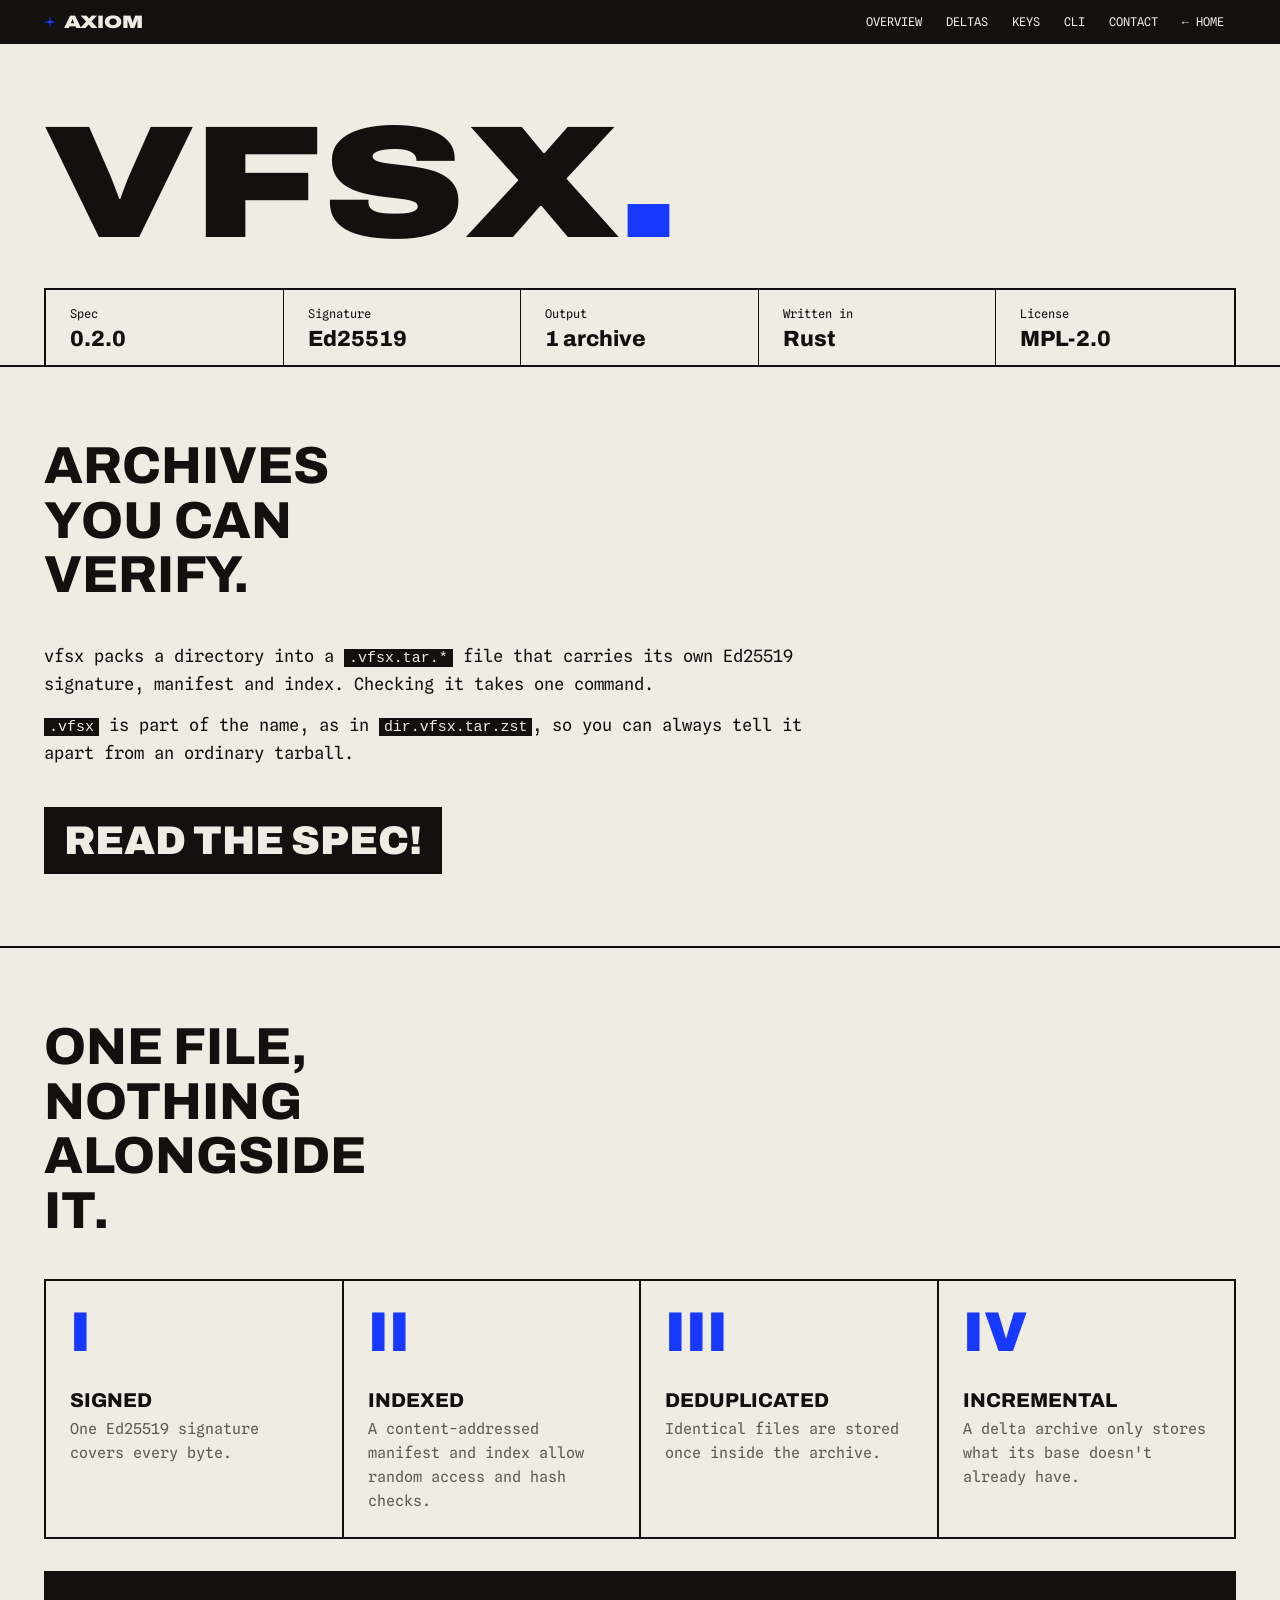
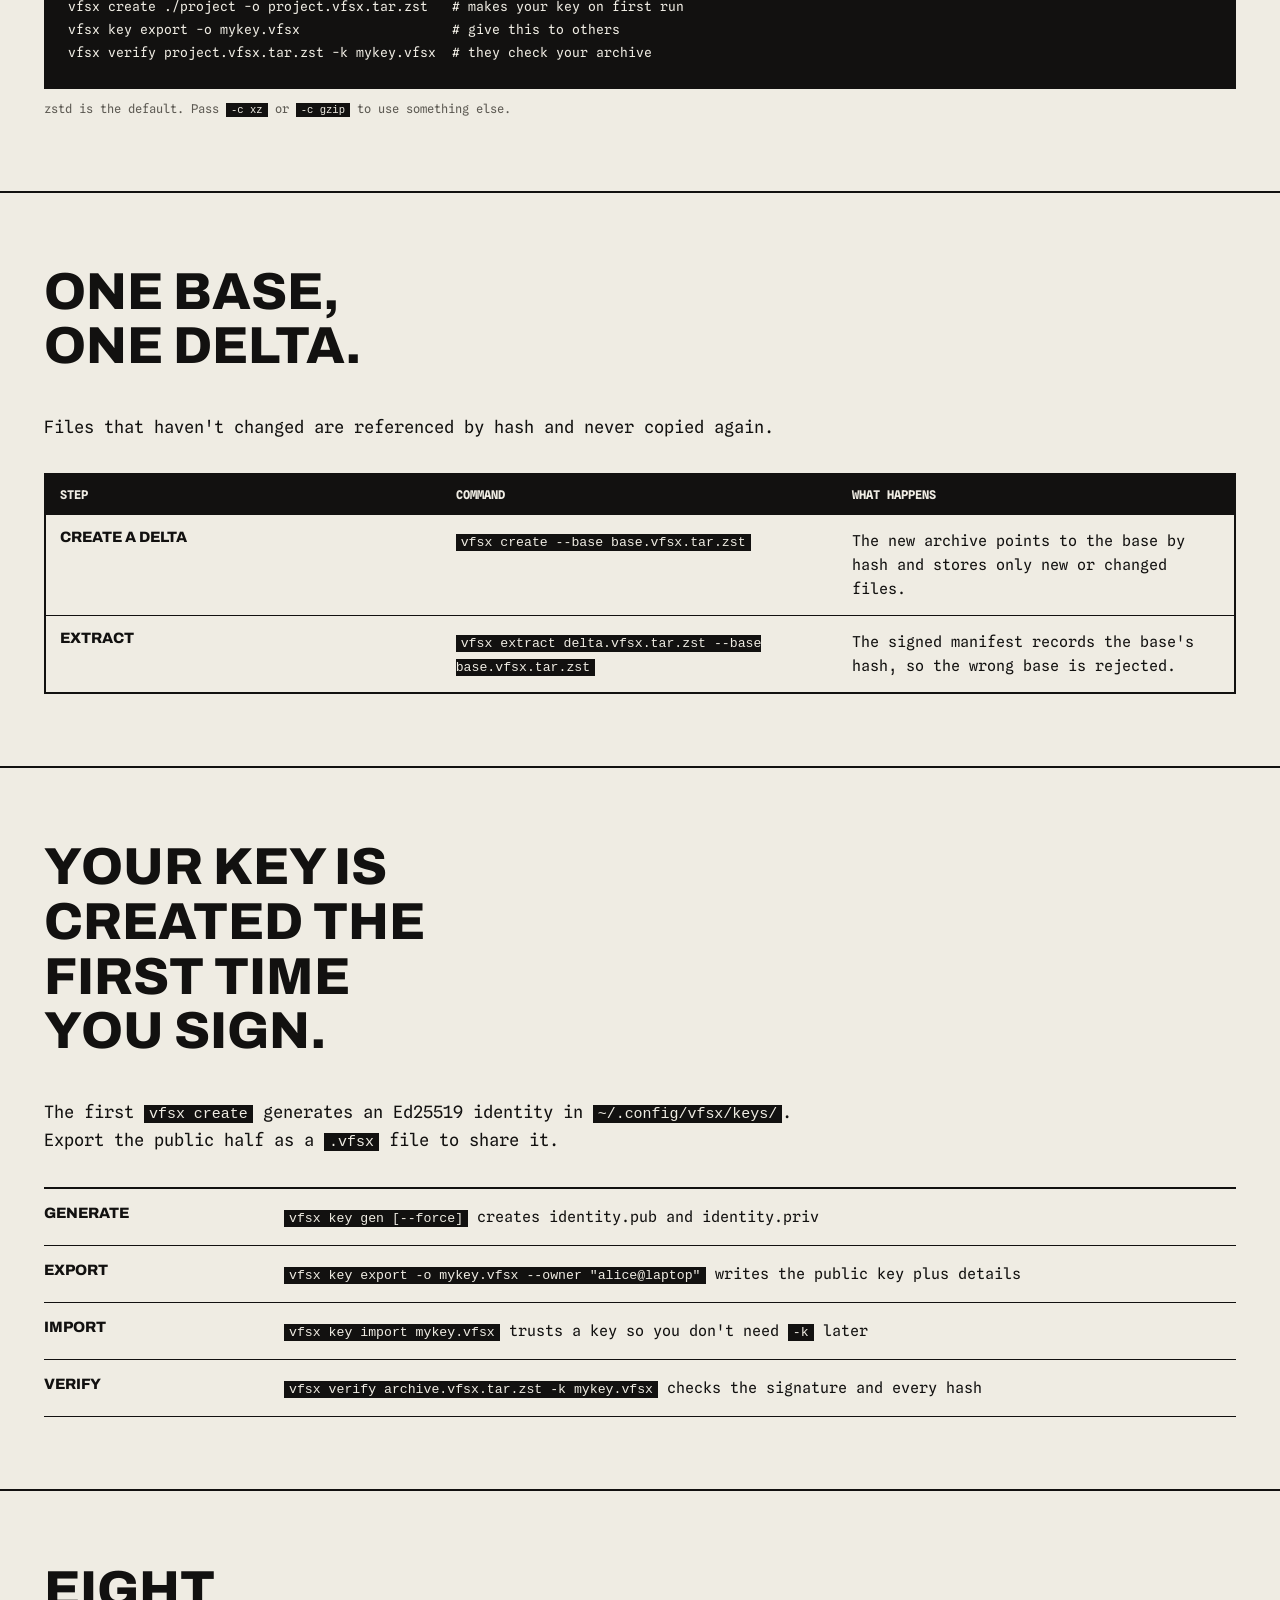
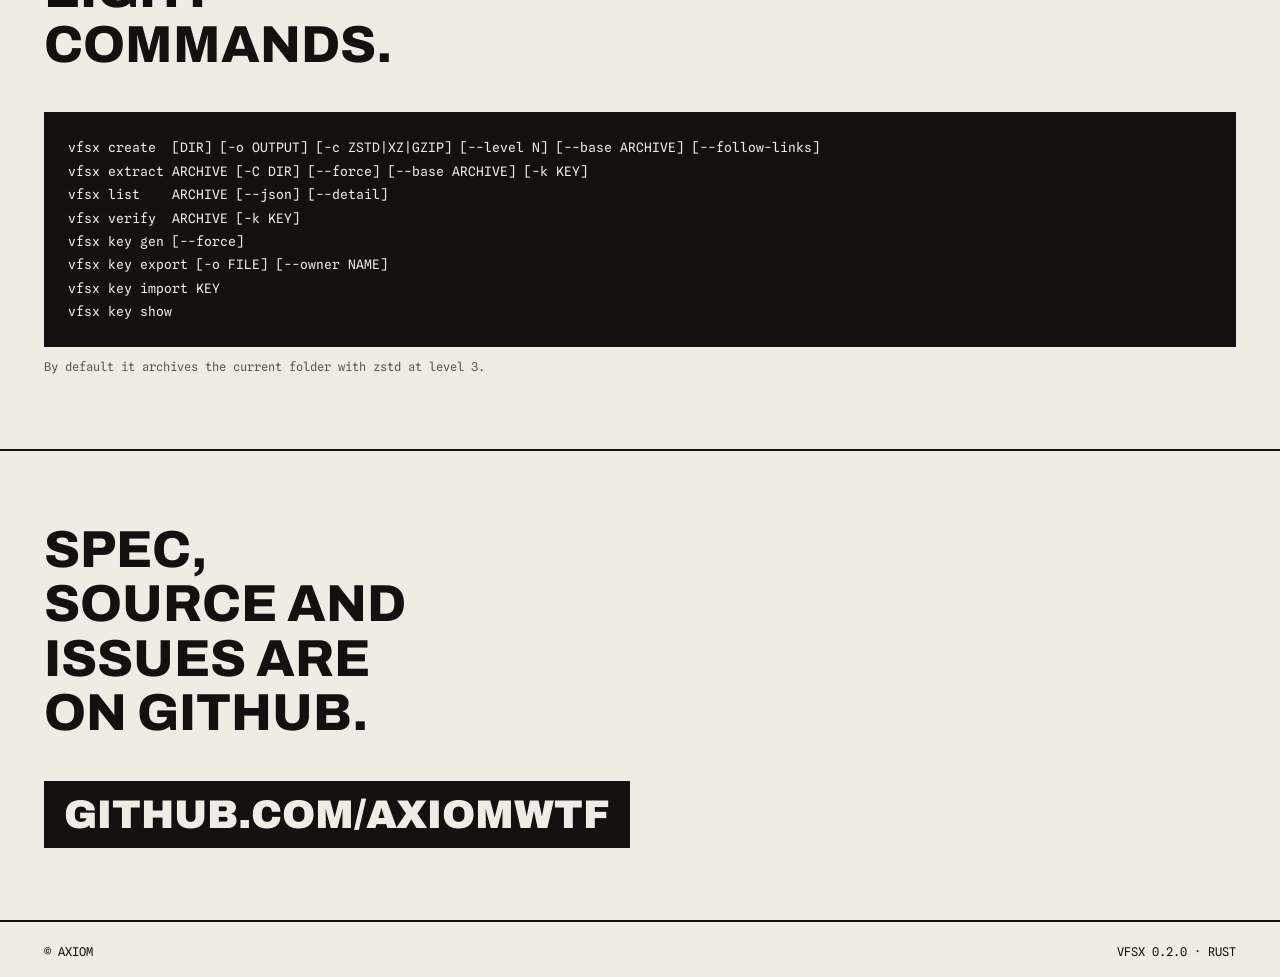
<file: vfsx.html>
<!doctype html>
<html lang="en">
<head>
<meta charset="utf-8">
<meta name="viewport" content="width=device-width, initial-scale=1">
<title>vfsx: signed folder archives</title>
<meta name="description" content="vfsx packs a folder into a single signed archive that anyone can verify.">
<meta property="og:title" content="vfsx: signed folder archives">
<meta property="og:description" content="vfsx packs a folder into a single signed archive that anyone can verify.">
<meta property="og:type" content="website">
<meta name="twitter:card" content="summary">
<link rel="icon" type="image/svg+xml" href="data:image/svg+xml,%3Csvg xmlns='http://www.w3.org/2000/svg' viewBox='-1 -1 2 2'%3E%3Cpath d='M0,-1 C.05,-.28 .28,-.05 1,0 C.28,.05 .05,.28 0,1 C-.05,.28 -.28,.05 -1,0 C-.28,-.05 -.05,-.28 0,-1Z' fill='%23f2f2f2'/%3E%3C/svg%3E">
<link rel="preconnect" href="https://fonts.googleapis.com">
<link rel="preconnect" href="https://fonts.gstatic.com" crossorigin>
<link href="https://fonts.googleapis.com/css2?family=Archivo:wdth,wght@100..125,600..900&family=Spline+Sans+Mono:wght@400;600&display=swap" rel="stylesheet">
<style>
:root{--paper:#efece3;--ink:#121110;--sig:#1638ff;--soft:#5d5a53;--d:"Archivo",sans-serif;--m:"Spline Sans Mono",monospace}
*{box-sizing:border-box;margin:0}
html{scroll-behavior:smooth;scroll-padding-top:68px}
body{background:var(--paper);color:var(--ink);font:15px/1.6 var(--m);-webkit-font-smoothing:antialiased}
::selection{background:var(--sig);color:var(--paper)}
a{color:inherit}
a:focus-visible{outline:3px solid var(--sig);outline-offset:4px}
.c{max-width:1240px;margin:0 auto;padding:0 24px}

header{position:sticky;top:0;z-index:9;background:var(--ink);color:var(--paper)}
header .c{display:flex;justify-content:space-between;align-items:center;height:44px;gap:16px}
.brand{font:900 18px var(--d);font-stretch:125%;text-transform:uppercase;text-decoration:none;display:flex;gap:8px;align-items:center;flex-shrink:0}
.brand i{width:12px;height:12px;background:var(--sig);clip-path:polygon(50% 0,58% 42%,100% 50%,58% 58%,50% 100%,42% 58%,0 50%,42% 42%)}
nav{display:flex;overflow-x:auto;min-width:0;scrollbar-width:none}
nav a{font-size:12px;text-transform:uppercase;text-decoration:none;padding:0 12px;line-height:44px;white-space:nowrap}
nav a:hover{background:var(--sig)}

.hero{border-bottom:2px solid var(--ink);padding:40px 0 0}
h1{font:900 160px/.9 var(--d);font-stretch:125%;text-transform:uppercase;margin:28px 0 32px;overflow-wrap:anywhere}
h1 em{font-style:normal;color:var(--sig)}
.meta{display:grid;grid-template-columns:repeat(5,minmax(0,1fr));border:2px solid var(--ink);border-bottom:0}
.meta div{padding:14px 24px;border-right:1px solid var(--ink);font-size:12px}
.meta div:last-child{border:0}
.meta b{display:block;font:800 22px var(--d);margin-top:4px;overflow-wrap:anywhere}

section{padding:72px 0;border-bottom:2px solid var(--ink);scroll-margin-top:16px}
.head{display:grid;grid-template-columns:minmax(0,1fr) minmax(0,2fr);gap:24px;margin-bottom:40px;align-items:end}
.head>*,.p,.meta div{min-width:0}
h2{font:800 52px/1.05 var(--d);text-transform:uppercase}

.list{display:grid;grid-template-columns:repeat(4,minmax(0,1fr));border:2px solid var(--ink);background:var(--ink);gap:2px}
.p{background:var(--paper);padding:24px;transition:background .15s,color .15s}
.p:hover{background:var(--sig);color:var(--paper)}
.p:hover p,.p:hover b{color:var(--paper)}
.p:hover code{background:var(--paper);color:var(--ink)}
.p b{font:900 56px/1 var(--d);color:var(--sig);display:block;margin-bottom:28px}
.p h3{font:800 20px var(--d);text-transform:uppercase;margin-bottom:6px}
.p p{color:var(--soft);overflow-wrap:anywhere}

.prose{max-width:760px;font-size:17px;overflow-wrap:anywhere}
.prose p+p{margin-top:14px}
.note{font-size:12px;color:var(--soft)}
pre{background:var(--ink);color:var(--paper);padding:24px;overflow-x:auto;max-width:100%;overscroll-behavior-x:contain;font:13px/1.8 var(--m);margin:32px 0 10px}
code{background:var(--ink);color:var(--paper);padding:1px 5px;font-size:.88em}
pre code{background:none;padding:0}

.rows{border-top:2px solid var(--ink)}
.rows div{display:grid;grid-template-columns:220px 1fr;gap:20px;padding:16px 0;border-bottom:1px solid var(--ink)}
.rows dt{font:800 15px var(--d);text-transform:uppercase}
.rows dd{min-width:0;overflow-wrap:anywhere}

.scroll{overflow-x:auto;max-width:100%;overscroll-behavior-x:contain}
table{width:100%;border-collapse:collapse;border:2px solid var(--ink);table-layout:fixed}
th{text-align:left;font-size:12px;text-transform:uppercase;background:var(--ink);color:var(--paper);padding:10px 14px}
td{padding:14px;border-top:1px solid var(--ink);vertical-align:top}
th,td{overflow-wrap:anywhere}
td:first-child{font:800 15px var(--d);text-transform:uppercase;width:22%}
td code{white-space:normal;box-decoration-break:clone}

.cta{display:inline-block;font:900 40px var(--d);text-transform:uppercase;text-decoration:none;background:var(--ink);color:var(--paper);padding:12px 20px;overflow-wrap:anywhere;max-width:100%}
.cta:hover{background:var(--sig)}

footer{padding:20px 0;font-size:12px;text-transform:uppercase}
footer .c{display:flex;justify-content:space-between;gap:12px}

@media(min-width:721px) and (max-width:1100px){
 .meta div{padding:14px}
 .meta b{font-size:18px}
 h1{font-size:120px}
 h2{font-size:40px}
 .list{grid-template-columns:repeat(2,minmax(0,1fr))}
}
@media(max-width:720px){
 html{scroll-padding-top:108px}
 .c{padding:0 20px}
 header .c{height:auto;min-height:44px;flex-wrap:wrap;gap:0;padding-top:10px}
 nav{width:100%;margin-top:6px;scrollbar-width:thin}
 nav a{padding:0 10px;line-height:40px}
 nav a:first-child{padding-left:0}
 .hero{padding-top:28px}
 h1{font-size:80px;margin:24px 0;word-break:normal;white-space:nowrap}
 h2{font-size:32px}
 .meta{grid-template-columns:repeat(2,minmax(0,1fr))}
 .meta div{padding:14px 16px}
 .meta div:nth-child(even){border-right:0}
 .meta div:not(:last-child){border-bottom:1px solid var(--ink)}
 .meta div:last-child{grid-column:1/-1}
 section{padding:44px 0}
 .head{grid-template-columns:1fr;gap:16px;margin-bottom:28px}
 .list{grid-template-columns:1fr}
 .rows div{grid-template-columns:1fr;gap:4px}
 .prose{font-size:15px}
 pre{padding:20px;font-size:12px}
 th,td{padding:10px;font-size:12px}
 .cta{font-size:24px;padding:12px}
 footer .c{flex-wrap:wrap}
}
@media(max-width:400px){
 h1{font-size:52px}
 .cta{font-size:20px}
}
@media(prefers-reduced-motion:reduce){
 html{scroll-behavior:auto}
 *{transition:none!important}
}
</style>
</head>
<body>
<header>
  <div class="c">
    <a class="brand" href="/"><i></i>Axiom</a>
    <nav>
      <a href="#overview">Overview</a>
      <a href="#delta">Deltas</a>
      <a href="#keys">Keys</a>
      <a href="#cli">CLI</a>
      <a href="#contact">Contact</a>
      <a href="/">← Home</a>
    </nav>
  </div>
</header>

<div class="hero">
  <div class="c">
    <h1>vfsx<em>.</em></h1>
    <div class="meta">
      <div>Spec<b>0.2.0</b></div>
      <div>Signature<b>Ed25519</b></div>
      <div>Output<b>1 archive</b></div>
      <div>Written in<b>Rust</b></div>
      <div>License<b>MPL-2.0</b></div>
    </div>
  </div>
</div>

<section id="overview">
  <div class="c">
    <div class="head"><h2>Archives you can verify.</h2></div>
    <div class="prose">
      <p>vfsx packs a directory into a <code>.vfsx.tar.*</code> file that carries its own Ed25519 signature, manifest and index. Checking it takes one command.</p>
      <p><code>.vfsx</code> is part of the name, as in <code>dir.vfsx.tar.zst</code>, so you can always tell it apart from an ordinary tarball.</p>
    </div>
    <div style="margin-top:40px"><a class="cta" href="vfsxspec.md" target="_blank" rel="noopener">Read the spec!</a></div>
  </div>
</section>

<section id="format">
  <div class="c">
    <div class="head"><h2>One file, nothing alongside it.</h2></div>
    <div class="list">
      <div class="p"><b>I</b><div><h3>Signed</h3><p>One Ed25519 signature covers every byte.</p></div></div>
      <div class="p"><b>II</b><div><h3>Indexed</h3><p>A content-addressed manifest and index allow random access and hash checks.</p></div></div>
      <div class="p"><b>III</b><div><h3>Deduplicated</h3><p>Identical files are stored once inside the archive.</p></div></div>
      <div class="p"><b>IV</b><div><h3>Incremental</h3><p>A delta archive only stores what its base doesn't already have.</p></div></div>
    </div>
<pre>vfsx create ./project -o project.vfsx.tar.zst   # makes your key on first run
vfsx key export -o mykey.vfsx                   # give this to others
vfsx verify project.vfsx.tar.zst -k mykey.vfsx  # they check your archive</pre>
    <p class="note">zstd is the default. Pass <code>-c xz</code> or <code>-c gzip</code> to use something else.</p>
  </div>
</section>

<section id="delta">
  <div class="c">
    <div class="head"><h2>One base, one delta.</h2></div>
    <div class="prose" style="margin-bottom:32px">
      <p>Files that haven't changed are referenced by hash and never copied again.</p>
    </div>
    <div class="scroll">
      <table>
        <thead><tr><th>Step</th><th>Command</th><th>What happens</th></tr></thead>
        <tbody>
          <tr><td>Create a delta</td><td><code>vfsx create --base base.vfsx.tar.zst</code></td><td>The new archive points to the base by hash and stores only new or changed files.</td></tr>
          <tr><td>Extract</td><td><code>vfsx extract delta.vfsx.tar.zst --base base.vfsx.tar.zst</code></td><td>The signed manifest records the base's hash, so the wrong base is rejected.</td></tr>
        </tbody>
      </table>
    </div>
  </div>
</section>

<section id="keys">
  <div class="c">
    <div class="head"><h2>Your key is created the first time you sign.</h2></div>
    <div class="prose" style="margin-bottom:32px">
      <p>The first <code>vfsx create</code> generates an Ed25519 identity in <code>~/.config/vfsx/keys/</code>. Export the public half as a <code>.vfsx</code> file to share it.</p>
    </div>
    <dl class="rows">
      <div><dt>Generate</dt><dd><code>vfsx key gen [--force]</code> creates identity.pub and identity.priv</dd></div>
      <div><dt>Export</dt><dd><code>vfsx key export -o mykey.vfsx --owner "alice@laptop"</code> writes the public key plus details</dd></div>
      <div><dt>Import</dt><dd><code>vfsx key import mykey.vfsx</code> trusts a key so you don't need <code>-k</code> later</dd></div>
      <div><dt>Verify</dt><dd><code>vfsx verify archive.vfsx.tar.zst -k mykey.vfsx</code> checks the signature and every hash</dd></div>
    </dl>
  </div>
</section>

<section id="cli">
  <div class="c">
    <div class="head"><h2>Eight commands.</h2></div>
<pre>vfsx create  [DIR] [-o OUTPUT] [-c ZSTD|XZ|GZIP] [--level N] [--base ARCHIVE] [--follow-links]
vfsx extract ARCHIVE [-C DIR] [--force] [--base ARCHIVE] [-k KEY]
vfsx list    ARCHIVE [--json] [--detail]
vfsx verify  ARCHIVE [-k KEY]
vfsx key gen [--force]
vfsx key export [-o FILE] [--owner NAME]
vfsx key import KEY
vfsx key show</pre>
    <p class="note">By default it archives the current folder with zstd at level 3.</p>
  </div>
</section>

<section id="contact">
  <div class="c">
    <div class="head"><h2>Spec, source and issues are on GitHub.</h2></div>
    <a class="cta" href="https://github.com/axiomwtf">github.com/axiomwtf</a>
  </div>
</section>

<footer>
  <div class="c">
    <span>© Axiom</span>
    <span>vfsx 0.2.0 · Rust</span>
  </div>
</footer>
</body>
</html>
</file>
